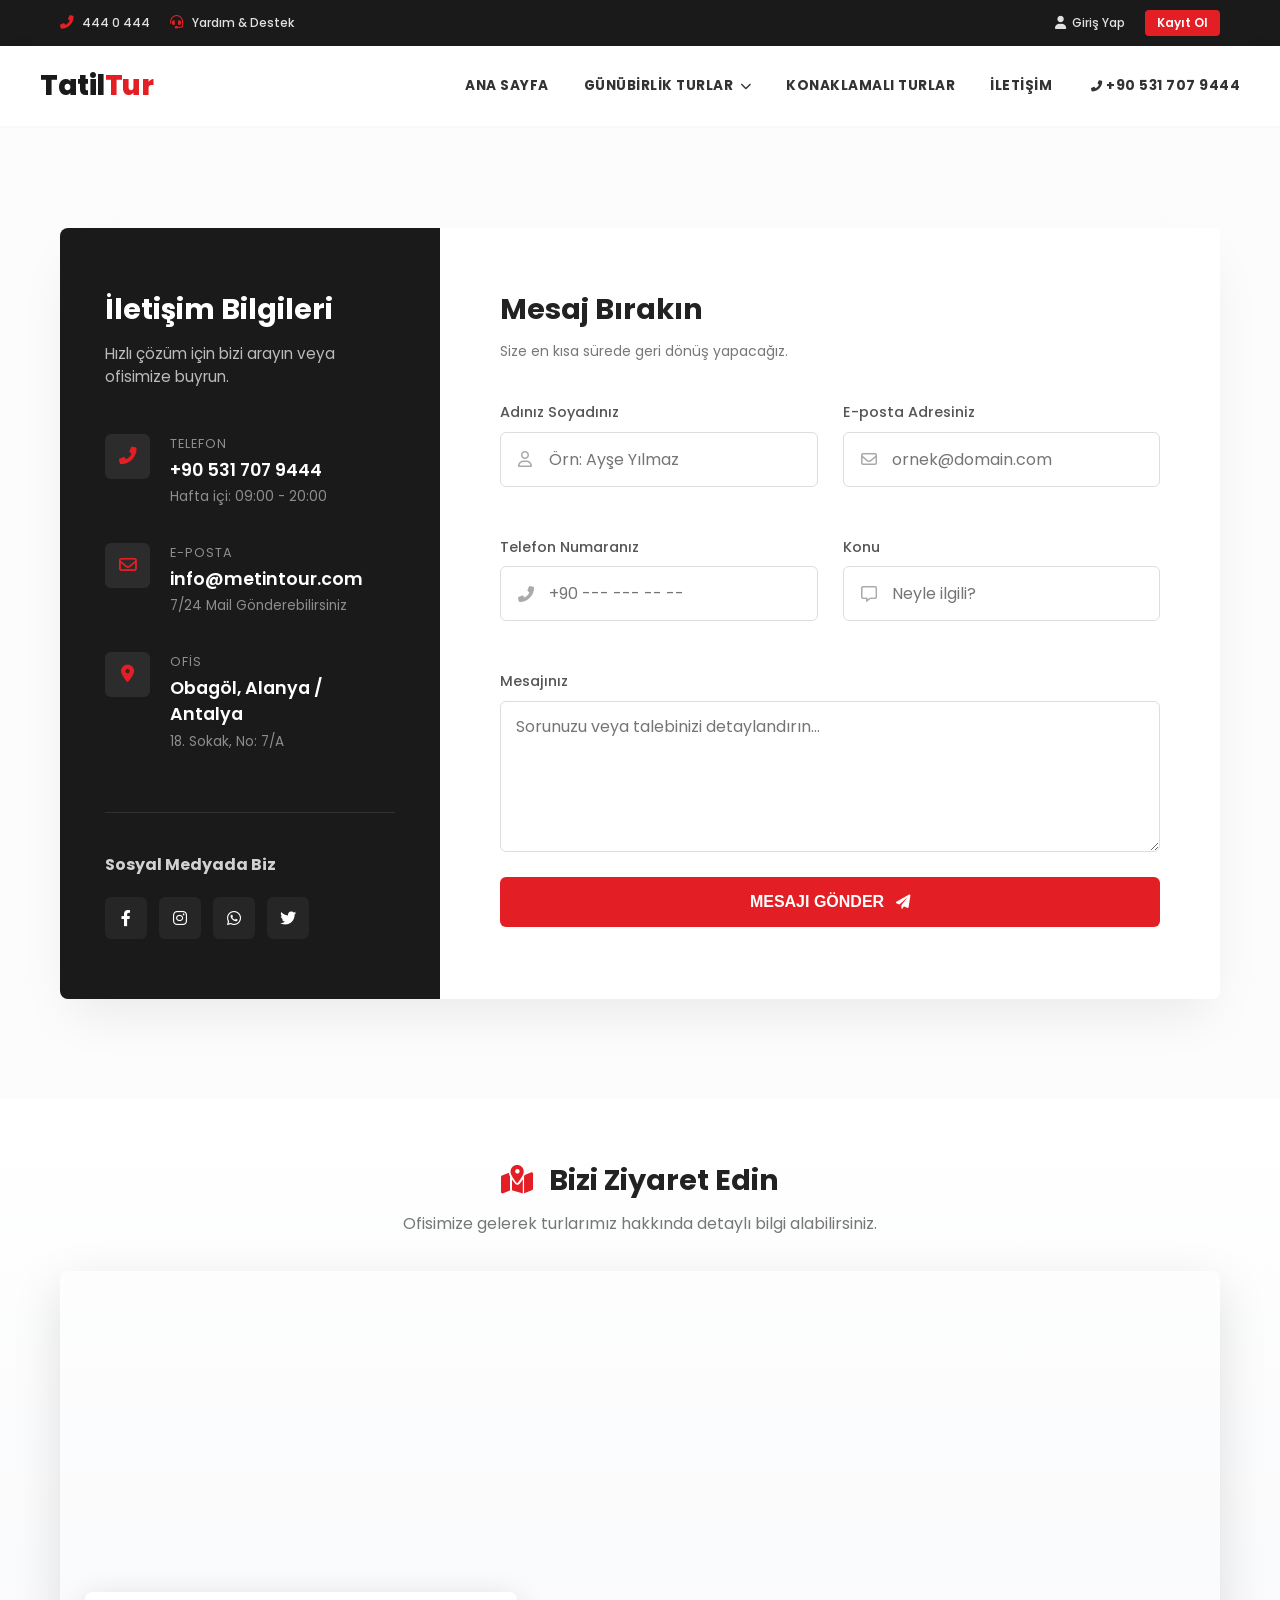
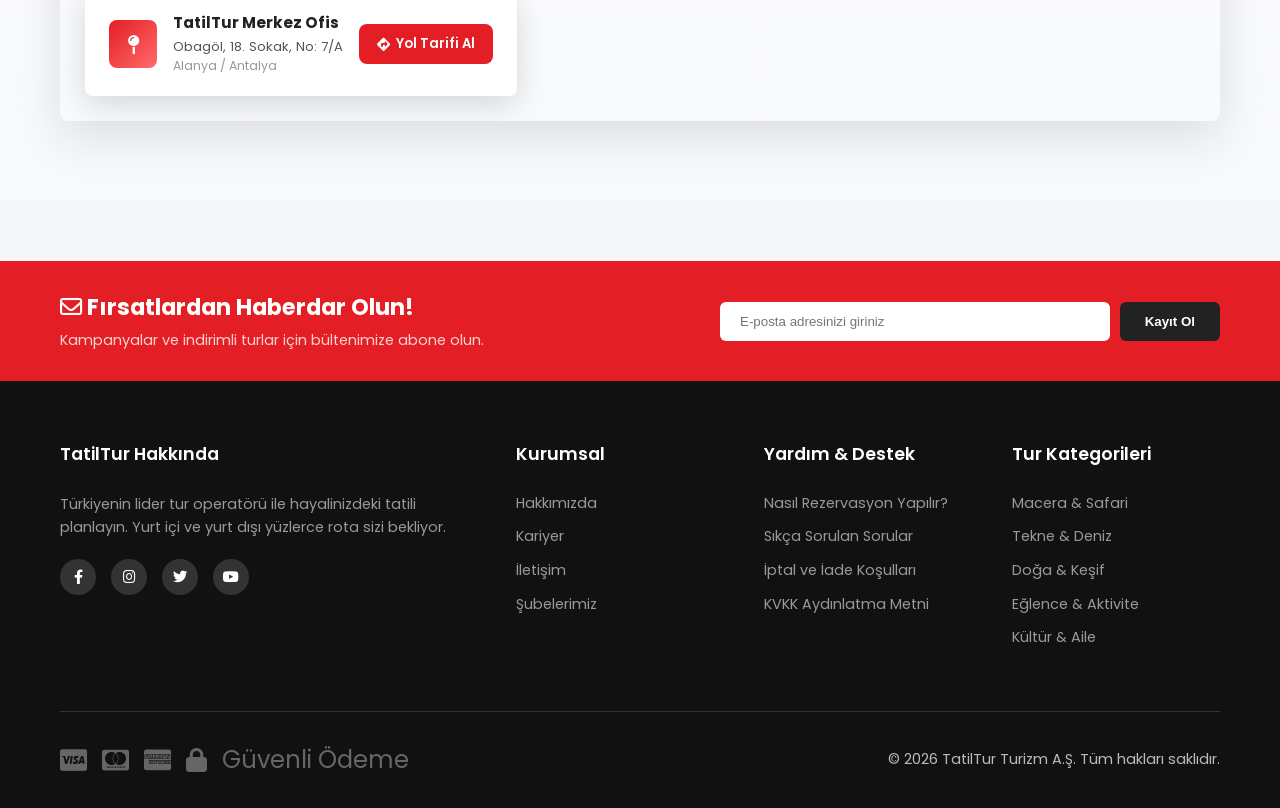
<file: contact.html>
<!DOCTYPE html>
<html lang="tr">

<head>
    <meta charset="UTF-8">
    <meta name="viewport" content="width=device-width, initial-scale=1.0">
    <title>İletişim - TatilTur</title>
    <link href="https://fonts.googleapis.com/css2?family=Poppins:wght@300;400;500;600;700&display=swap"
        rel="stylesheet">
    <link rel="stylesheet" href="style.css">
    <link rel="stylesheet" href="https://cdnjs.cloudflare.com/ajax/libs/font-awesome/6.0.0/css/all.min.css">
</head>

<body>

    <!-- Top Bar -->
    <div class="top-bar">
        <div class="container top-bar-content">
            <div class="contact-info">
                <span><i class="fas fa-phone-alt"></i> 444 0 444</span>
                <span><i class="fas fa-headset"></i> Yardım & Destek</span>
            </div>
            <div class="user-actions">
                <a href="#"><i class="fas fa-user"></i> Giriş Yap</a>
                <a href="#" class="btn-signup">Kayıt Ol</a>
            </div>
        </div>
    </div>

    <!-- Navbar -->
    <nav class="navbar">
        <div class="nav-container">
            <a href="index.html" class="logo">
                Tatil<span class="highlight">Tur</span>
            </a>

            <div class="hamburger">
                <span></span>
                <span></span>
                <span></span>
            </div>

            <ul class="nav-links">
                <li class="nav-item"><a href="index.html">ANA SAYFA</a></li>
                <li class="nav-item">
                    <a href="tours.html">GÜNÜBİRLİK TURLAR <i class="fas fa-chevron-down"></i></a>
                    <ul class="dropdown">
                        <li><a href="tours.html?category=Macera">Macera & Safari</a></li>
                        <li><a href="tours.html?category=Tekne">Tekne & Deniz</a></li>
                        <li><a href="tours.html?category=Doğa">Doğa & Keşif</a></li>
                        <li><a href="tours.html?category=Eğlence">Eğlence & Aktivite</a></li>
                        <li><a href="tours.html?category=Kültür">Kültür & Aile</a></li>
                    </ul>
                </li>
                <li class="nav-item"><a href="konaklamali-turlar.html">KONAKLAMALI TURLAR</a></li>
                <li class="nav-item"><a href="contact.html">İLETİŞİM</a></li>
                <li class="nav-item mobile-phone-link"><a href="tel:+905317079444"><i class="fas fa-phone-alt"></i> +90
                        531 707 9444</a></li>
            </ul>
        </div>
    </nav>

    <!-- Modern Contact Section -->
    <section class="contact-section">
        <div class="container">
            <div class="contact-wrapper">
                <!-- Info Box -->
                <div class="contact-info-box">
                    <div class="info-box-header">
                        <h3>İletişim Bilgileri</h3>
                        <p>Hızlı çözüm için bizi arayın veya ofisimize buyrun.</p>
                    </div>

                    <div class="info-items-list">
                        <div class="info-item">
                            <div class="icon-box">
                                <i class="fas fa-phone-alt"></i>
                            </div>
                            <div class="info-content">
                                <span class="info-label">Telefon</span>
                                <a href="tel:+905317079444" class="info-value">+90 531 707 9444</a>
                                <p class="info-subtext">Hafta içi: 09:00 - 20:00</p>
                            </div>
                        </div>

                        <div class="info-item">
                            <div class="icon-box">
                                <i class="far fa-envelope"></i>
                            </div>
                            <div class="info-content">
                                <span class="info-label">E-posta</span>
                                <a href="mailto:info@metintour.com" class="info-value">info@metintour.com</a>
                                <p class="info-subtext">7/24 Mail Gönderebilirsiniz</p>
                            </div>
                        </div>

                        <div class="info-item">
                            <div class="icon-box">
                                <i class="fas fa-map-marker-alt"></i>
                            </div>
                            <div class="info-content">
                                <span class="info-label">Ofis</span>
                                <span class="info-value">Obagöl, Alanya / Antalya</span>
                                <p class="info-subtext">18. Sokak, No: 7/A</p>
                            </div>
                        </div>
                    </div>

                    <div class="social-connect">
                        <h4>Sosyal Medyada Biz</h4>
                        <div class="social-icons">
                            <a href="#" class="social-btn"><i class="fab fa-facebook-f"></i></a>
                            <a href="#" class="social-btn"><i class="fab fa-instagram"></i></a>
                            <a href="#" class="social-btn"><i class="fab fa-whatsapp"></i></a>
                            <a href="#" class="social-btn"><i class="fab fa-twitter"></i></a>
                        </div>
                    </div>
                </div>

                <!-- Contact Form -->
                <div class="contact-form-box">
                    <div class="form-header">
                        <h3>Mesaj Bırakın</h3>
                        <p>Size en kısa sürede geri dönüş yapacağız.</p>
                    </div>
                    <form id="contactForm">
                        <div class="form-row">
                            <div class="form-group">
                                <label for="name">Adınız Soyadınız</label>
                                <div class="input-with-icon">
                                    <i class="far fa-user"></i>
                                    <input type="text" id="name" placeholder="Örn: Ayşe Yılmaz" required>
                                </div>
                            </div>
                            <div class="form-group">
                                <label for="email">E-posta Adresiniz</label>
                                <div class="input-with-icon">
                                    <i class="far fa-envelope"></i>
                                    <input type="email" id="email" placeholder="ornek@domain.com" required>
                                </div>
                            </div>
                        </div>
                        <div class="form-row">
                            <div class="form-group">
                                <label for="phone">Telefon Numaranız</label>
                                <div class="input-with-icon">
                                    <i class="fas fa-phone-alt"></i>
                                    <input type="tel" id="phone" placeholder="+90 --- --- -- --">
                                </div>
                            </div>
                            <div class="form-group">
                                <label for="subject">Konu</label>
                                <div class="input-with-icon">
                                    <i class="far fa-comment-alt"></i>
                                    <input type="text" id="subject" placeholder="Neyle ilgili?">
                                </div>
                            </div>
                        </div>
                        <div class="form-group">
                            <label for="message">Mesajınız</label>
                            <textarea id="message" rows="5" placeholder="Sorunuzu veya talebinizi detaylandırın..."
                                required></textarea>
                        </div>
                        <button type="submit" class="btn-submit-modern">
                            <span>MESAJI GÖNDER</span>
                            <i class="fas fa-paper-plane"></i>
                        </button>
                    </form>
                </div>
            </div>
        </div>
    </section>

    <!-- Map Section -->
    <section class="map-section-pro">
        <div class="container">
            <div class="map-header">
                <h2><i class="fas fa-map-marked-alt"></i> Bizi Ziyaret Edin</h2>
                <p>Ofisimize gelerek turlarımız hakkında detaylı bilgi alabilirsiniz.</p>
            </div>
            <div class="map-container-pro">
                <iframe
                    src="https://www.google.com/maps/embed?pb=!1m18!1m12!1m3!1d3191.8745266946654!2d32.03627231566861!3d36.54921997999814!2m3!1f0!2f0!3f0!3m2!1i1024!2i768!4f13.1!3m3!1m2!1s0x14dca27c1076b91f%3A0x6b45070014072605!2sObag%C3%B6l%2C%2018.%20Sk.%2C%2007400%20Alanya%2FAntalya!5e0!3m2!1str!2str!4v1626356485923!5m2!1str!2str"
                    width="100%" height="450" style="border:0;" allowfullscreen="" loading="lazy">
                </iframe>
                <!-- Floating Location Card -->
                <div class="map-location-card">
                    <div class="location-card-icon">
                        <i class="fas fa-map-pin"></i>
                    </div>
                    <div class="location-card-info">
                        <h4>TatilTur Merkez Ofis</h4>
                        <p>Obagöl, 18. Sokak, No: 7/A</p>
                        <span>Alanya / Antalya</span>
                    </div>
                    <a href="https://maps.google.com/?q=36.549219,32.036272" target="_blank" class="location-card-btn">
                        <i class="fas fa-directions"></i> Yol Tarifi Al
                    </a>
                </div>
            </div>
        </div>
    </section>

    <!-- Professional Footer -->
    <footer>
        <div class="newsletter-section">
            <div class="container newsletter-content">
                <div class="newsletter-text">
                    <h3><i class="far fa-envelope"></i> Fırsatlardan Haberdar Olun!</h3>
                    <p>Kampanyalar ve indirimli turlar için bültenimize abone olun.</p>
                </div>
                <div class="newsletter-form">
                    <input type="email" placeholder="E-posta adresinizi giriniz">
                    <button>Kayıt Ol</button>
                </div>
            </div>
        </div>

        <div class="footer-main">
            <div class="container">
                <div class="footer-content">
                    <div class="footer-col about">
                        <h4>TatilTur Hakkında</h4>
                        <p>Türkiyenin lider tur operatörü ile hayalinizdeki tatili planlayın. Yurt içi ve yurt dışı
                            yüzlerce rota sizi bekliyor.</p>
                        <div class="social-links">
                            <a href="#"><i class="fab fa-facebook-f"></i></a>
                            <a href="#"><i class="fab fa-instagram"></i></a>
                            <a href="#"><i class="fab fa-twitter"></i></a>
                            <a href="#"><i class="fab fa-youtube"></i></a>
                        </div>
                    </div>
                    <div class="footer-col">
                        <h4>Kurumsal</h4>
                        <ul>
                            <li><a href="#">Hakkımızda</a></li>
                            <li><a href="#">Kariyer</a></li>
                            <li><a href="contact.html">İletişim</a></li>
                            <li><a href="#">Şubelerimiz</a></li>
                        </ul>
                    </div>
                    <div class="footer-col">
                        <h4>Yardım & Destek</h4>
                        <ul>
                            <li><a href="#">Nasıl Rezervasyon Yapılır?</a></li>
                            <li><a href="#">Sıkça Sorulan Sorular</a></li>
                            <li><a href="#">İptal ve İade Koşulları</a></li>
                            <li><a href="#">KVKK Aydınlatma Metni</a></li>
                        </ul>
                    </div>
                    <div class="footer-col">
                        <h4>Tur Kategorileri</h4>
                        <ul>
                            <li><a href="tours.html?category=Macera">Macera & Safari</a></li>
                            <li><a href="tours.html?category=Tekne">Tekne & Deniz</a></li>
                            <li><a href="tours.html?category=Doğa">Doğa & Keşif</a></li>
                            <li><a href="tours.html?category=Eğlence">Eğlence & Aktivite</a></li>
                            <li><a href="tours.html?category=Kültür">Kültür & Aile</a></li>
                        </ul>
                    </div>
                </div>

                <div class="footer-bottom">
                    <div class="payment-methods">
                        <i class="fab fa-cc-visa"></i>
                        <i class="fab fa-cc-mastercard"></i>
                        <i class="fab fa-cc-amex"></i>
                        <i class="fas fa-lock"></i> Güvenli Ödeme
                    </div>
                    <div class="copyright">
                        &copy; 2026 TatilTur Turizm A.Ş. Tüm hakları saklıdır.
                    </div>
                </div>
            </div>
        </div>
    </footer>

    <script src="script.js"></script>
    <script>
        // Update contact form behavior
        const contactForm = document.getElementById('contactForm');
        if (contactForm) {
            contactForm.addEventListener('submit', (e) => {
                e.preventDefault();
                alert('Mesajınız başarıyla gönderildi! En kısa sürede size dönüş yapacağız.');
                contactForm.reset();
            });
        }
    </script>
</body>

</html>
</file>
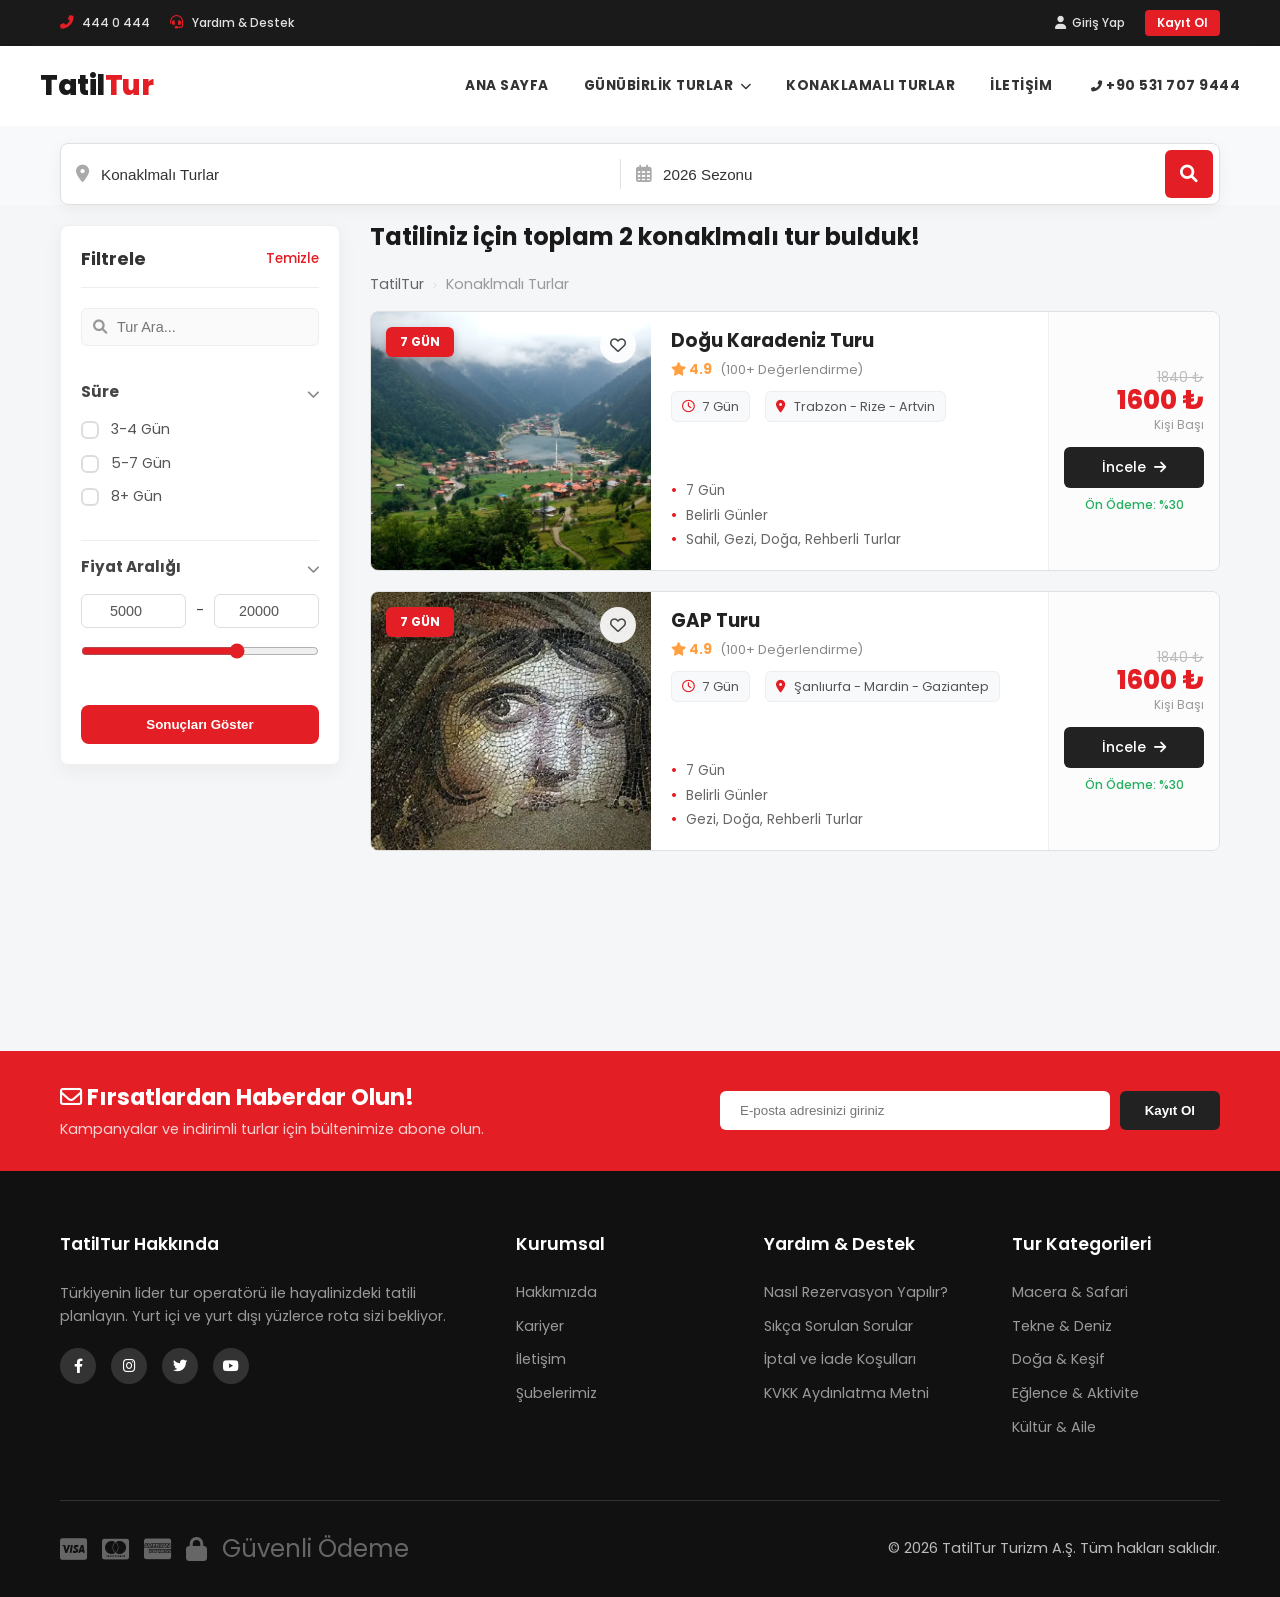
<file: konaklamali-turlar.html>
<!DOCTYPE html>
<html lang="tr">

<head>
    <meta charset="UTF-8">
    <meta name="viewport" content="width=device-width, initial-scale=1.0">
    <title>Konaklmalı Turlar - TatilTur</title>
    <link href="https://fonts.googleapis.com/css2?family=Poppins:wght@300;400;500;600;700&display=swap"
        rel="stylesheet">
    <link rel="stylesheet" href="style.css">
    <link rel="stylesheet" href="https://cdnjs.cloudflare.com/ajax/libs/font-awesome/6.0.0/css/all.min.css">
</head>

<body>

    <!-- Top Bar -->
    <div class="top-bar">
        <div class="container top-bar-content">
            <div class="contact-info">
                <span><i class="fas fa-phone-alt"></i> 444 0 444</span>
                <span><i class="fas fa-headset"></i> Yardım & Destek</span>
            </div>
            <div class="user-actions">
                <a href="#"><i class="fas fa-user"></i> Giriş Yap</a>
                <a href="#" class="btn-signup">Kayıt Ol</a>
            </div>
        </div>
    </div>

    <!-- Navbar -->
    <nav class="navbar">
        <div class="nav-container">
            <a href="index.html" class="logo">
                Tatil<span class="highlight">Tur</span>
            </a>

            <div class="hamburger">
                <span></span>
                <span></span>
                <span></span>
            </div>

            <ul class="nav-links">
                <li class="nav-item"><a href="index.html">ANA SAYFA</a></li>
                <li class="nav-item">
                    <a href="tours.html">GÜNÜBİRLİK TURLAR <i class="fas fa-chevron-down"></i></a>
                    <ul class="dropdown">
                        <li><a href="tours.html?category=Macera">Macera & Safari</a></li>
                        <li><a href="tours.html?category=Tekne">Tekne & Deniz</a></li>
                        <li><a href="tours.html?category=Doğa">Doğa & Keşif</a></li>
                        <li><a href="tours.html?category=Eğlence">Eğlence & Aktivite</a></li>
                        <li><a href="tours.html?category=Kültür">Kültür & Aile</a></li>
                    </ul>
                </li>
                <li class="nav-item"><a href="konaklamali-turlar.html">KONAKLAMALI TURLAR</a></li>
                <li class="nav-item"><a href="contact.html">İLETİŞİM</a></li>
                <li class="nav-item mobile-phone-link"><a href="tel:+905317079444"><i class="fas fa-phone-alt"></i> +90
                        531 707 9444</a></li>
            </ul>
        </div>
    </nav>

    <!-- Page Header -->
    <div class="listing-header-wrapper">
        <div class="container">
            <!-- Top Search Bar -->
            <div class="listing-search-bar">
                <div class="search-input-group">
                    <i class="fas fa-map-marker-alt"></i>
                    <input type="text" value="Konaklmalı Turlar" placeholder="Nereye gitmek istersin?">
                </div>
                <!-- Vertical Divider -->
                <div class="v-divider"></div>
                <div class="search-input-group date-group">
                    <i class="far fa-calendar-alt"></i>
                    <input type="text" placeholder="Tarih Seçin" value="2026 Sezonu">
                </div>
                <button class="btn-listing-search">
                    <i class="fas fa-search"></i>
                </button>
            </div>
        </div>
    </div>

    <!-- Main Content -->
    <section class="listing-section">
        <div class="container listing-container">
            <!-- Sidebar Filters -->
            <aside class="sidebar">
                <div class="sidebar-widget-modern">
                    <div class="filter-header">
                        <h3>Filtrele</h3>
                        <a href="#" class="clear-filters">Temizle</a>
                    </div>

                    <!-- Filter Search -->
                    <div class="filter-search-box">
                        <i class="fas fa-search"></i>
                        <input type="text" placeholder="Tur Ara...">
                    </div>

                    <!-- Duration Filter -->
                    <div class="filter-group-modern active">
                        <div class="filter-title">
                            <h4>Süre</h4>
                            <i class="fas fa-chevron-up"></i>
                        </div>
                        <div class="filter-options">
                            <label class="custom-checkbox">
                                <input type="checkbox" name="duration" value="3-4">
                                <span class="checkmark"></span>
                                <span class="label-text">3-4 Gün</span>
                            </label>
                            <label class="custom-checkbox">
                                <input type="checkbox" name="duration" value="5-7">
                                <span class="checkmark"></span>
                                <span class="label-text">5-7 Gün</span>
                            </label>
                            <label class="custom-checkbox">
                                <input type="checkbox" name="duration" value="8+">
                                <span class="checkmark"></span>
                                <span class="label-text">8+ Gün</span>
                            </label>
                        </div>
                    </div>

                    <!-- Price Filter -->
                    <div class="filter-group-modern active">
                        <div class="filter-title">
                            <h4>Fiyat Aralığı</h4>
                            <i class="fas fa-chevron-up"></i>
                        </div>
                        <div class="filter-options">
                            <div class="price-inputs">
                                <input type="number" placeholder="Min" value="5000">
                                <span>-</span>
                                <input type="number" placeholder="Max" value="20000">
                            </div>
                            <div class="price-slider-container">
                                <input type="range" min="5000" max="20000" value="15000" class="modern-range">
                            </div>
                        </div>
                    </div>

                    <button class="btn-apply-filters">Sonuçları Göster</button>
                </div>
            </aside>

            <!-- Tour List -->
            <div class="listing-content">
                <!-- Page Title & Breadcrumb -->
                <div class="listing-page-title">
                    <h1>Konaklmalı Turlar Yükleniyor...</h1>
                    <div class="breadcrumb-clean">
                        <a href="index.html">TatilTur</a> <span class="separator">></span> <span>Konaklmalı
                            Turlar</span>
                    </div>
                </div>

                <div class="tour-list-horizontal" id="konaklamali-listing-grid">
                    <!-- Lists will be populated by JS -->
                </div>
            </div>
        </div>
    </section>

    <!-- Professional Footer -->
    <footer>
        <div class="newsletter-section">
            <div class="container newsletter-content">
                <div class="newsletter-text">
                    <h3><i class="far fa-envelope"></i> Fırsatlardan Haberdar Olun!</h3>
                    <p>Kampanyalar ve indirimli turlar için bültenimize abone olun.</p>
                </div>
                <div class="newsletter-form">
                    <input type="email" placeholder="E-posta adresinizi giriniz">
                    <button>Kayıt Ol</button>
                </div>
            </div>
        </div>

        <div class="footer-main">
            <div class="container">
                <div class="footer-content">
                    <div class="footer-col about">
                        <h4>TatilTur Hakkında</h4>
                        <p>Türkiyenin lider tur operatörü ile hayalinizdeki tatili planlayın. Yurt içi ve yurt dışı
                            yüzlerce rota sizi bekliyor.</p>
                        <div class="social-links">
                            <a href="#"><i class="fab fa-facebook-f"></i></a>
                            <a href="#"><i class="fab fa-instagram"></i></a>
                            <a href="#"><i class="fab fa-twitter"></i></a>
                            <a href="#"><i class="fab fa-youtube"></i></a>
                        </div>
                    </div>
                    <div class="footer-col">
                        <h4>Kurumsal</h4>
                        <ul>
                            <li><a href="#">Hakkımızda</a></li>
                            <li><a href="#">Kariyer</a></li>
                            <li><a href="contact.html">İletişim</a></li>
                            <li><a href="#">Şubelerimiz</a></li>
                        </ul>
                    </div>
                    <div class="footer-col">
                        <h4>Yardım & Destek</h4>
                        <ul>
                            <li><a href="#">Nasıl Rezervasyon Yapılır?</a></li>
                            <li><a href="#">Sıkça Sorulan Sorular</a></li>
                            <li><a href="#">İptal ve İade Koşulları</a></li>
                            <li><a href="#">KVKK Aydınlatma Metni</a></li>
                        </ul>
                    </div>
                    <div class="footer-col">
                        <h4>Tur Kategorileri</h4>
                        <ul>
                            <li><a href="tours.html?category=Macera">Macera & Safari</a></li>
                            <li><a href="tours.html?category=Tekne">Tekne & Deniz</a></li>
                            <li><a href="tours.html?category=Doğa">Doğa & Keşif</a></li>
                            <li><a href="tours.html?category=Eğlence">Eğlence & Aktivite</a></li>
                            <li><a href="tours.html?category=Kültür">Kültür & Aile</a></li>
                        </ul>
                    </div>
                </div>

                <div class="footer-bottom">
                    <div class="payment-methods">
                        <i class="fab fa-cc-visa"></i>
                        <i class="fab fa-cc-mastercard"></i>
                        <i class="fab fa-cc-amex"></i>
                        <i class="fas fa-lock"></i> Güvenli Ödeme
                    </div>
                    <div class="copyright">
                        &copy; 2026 TatilTur Turizm A.Ş. Tüm hakları saklıdır.
                    </div>
                </div>
            </div>
        </div>
    </footer>

    <script src="script.js"></script>
    <script src="konaklamali-tours-data.js"></script>
    <script>
        document.addEventListener('DOMContentLoaded', () => {
            const grid = document.getElementById('konaklamali-listing-grid');
            if (!grid || typeof konaklamaliToursData === 'undefined') return;

            const titleEl = document.querySelector('.listing-page-title h1');
            if (titleEl) {
                titleEl.innerText = `Tatiliniz için toplam ${konaklamaliToursData.length} konaklmalı tur bulduk!`;
            }

            konaklamaliToursData.forEach(tour => {
                const card = document.createElement('div');
                card.className = 'tour-card-horizontal';

                const highlightsList = tour.highlights ? tour.highlights.slice(0, 3).map(h => `<li>${h}</li>`).join('') : '';

                card.innerHTML = `
                    <div class="tour-img-h">
                        <span class="tour-tag">${tour.duration}</span>
                        <button class="wishlist-btn"><i class="far fa-heart"></i></button>
                        <a href="konaklamali-tour-detail.html?id=${tour.id}">
                            <img src="${tour.images[0]}" alt="${tour.title}">
                        </a>
                    </div>
                    <div class="tour-info-h">
                        <h3 class="tour-title-h"><a href="konaklamali-tour-detail.html?id=${tour.id}" style="color: inherit; text-decoration: none;">${tour.title}</a></h3>
                        <div class="tour-rating-h">
                            <i class="fas fa-star"></i> 4.9 <span class="review-count">(100+ Değerlendirme)</span>
                        </div>
                        <div class="tour-features-h">
                            <span><i class="far fa-clock"></i> ${tour.duration}</span>
                            <span><i class="fas fa-map-marker-alt"></i> ${tour.location}</span>
                        </div>
                        <ul class="tour-highlights-list">
                            ${highlightsList}
                        </ul>
                    </div>
                    <div class="tour-price-h">
                        <div class="price-box-h">
                            <span class="old-price-h">${Math.round(tour.price.adult * 1.15)} ${tour.price.currency}</span>
                            <span class="current-price-h">${tour.price.adult} ${tour.price.currency}</span>
                            <span class="person-lbl">Kişi Başı</span>
                        </div>
                        <div class="action-box-h">
                            <a href="konaklamali-tour-detail.html?id=${tour.id}" class="btn-detail-h">İncele <i class="fas fa-arrow-right"></i></a>
                            <span class="deposit-info">Ön Ödeme: %30</span>
                        </div>
                    </div>
                `;
                grid.appendChild(card);
            });
        });
    </script>

</body>

</html>
</file>
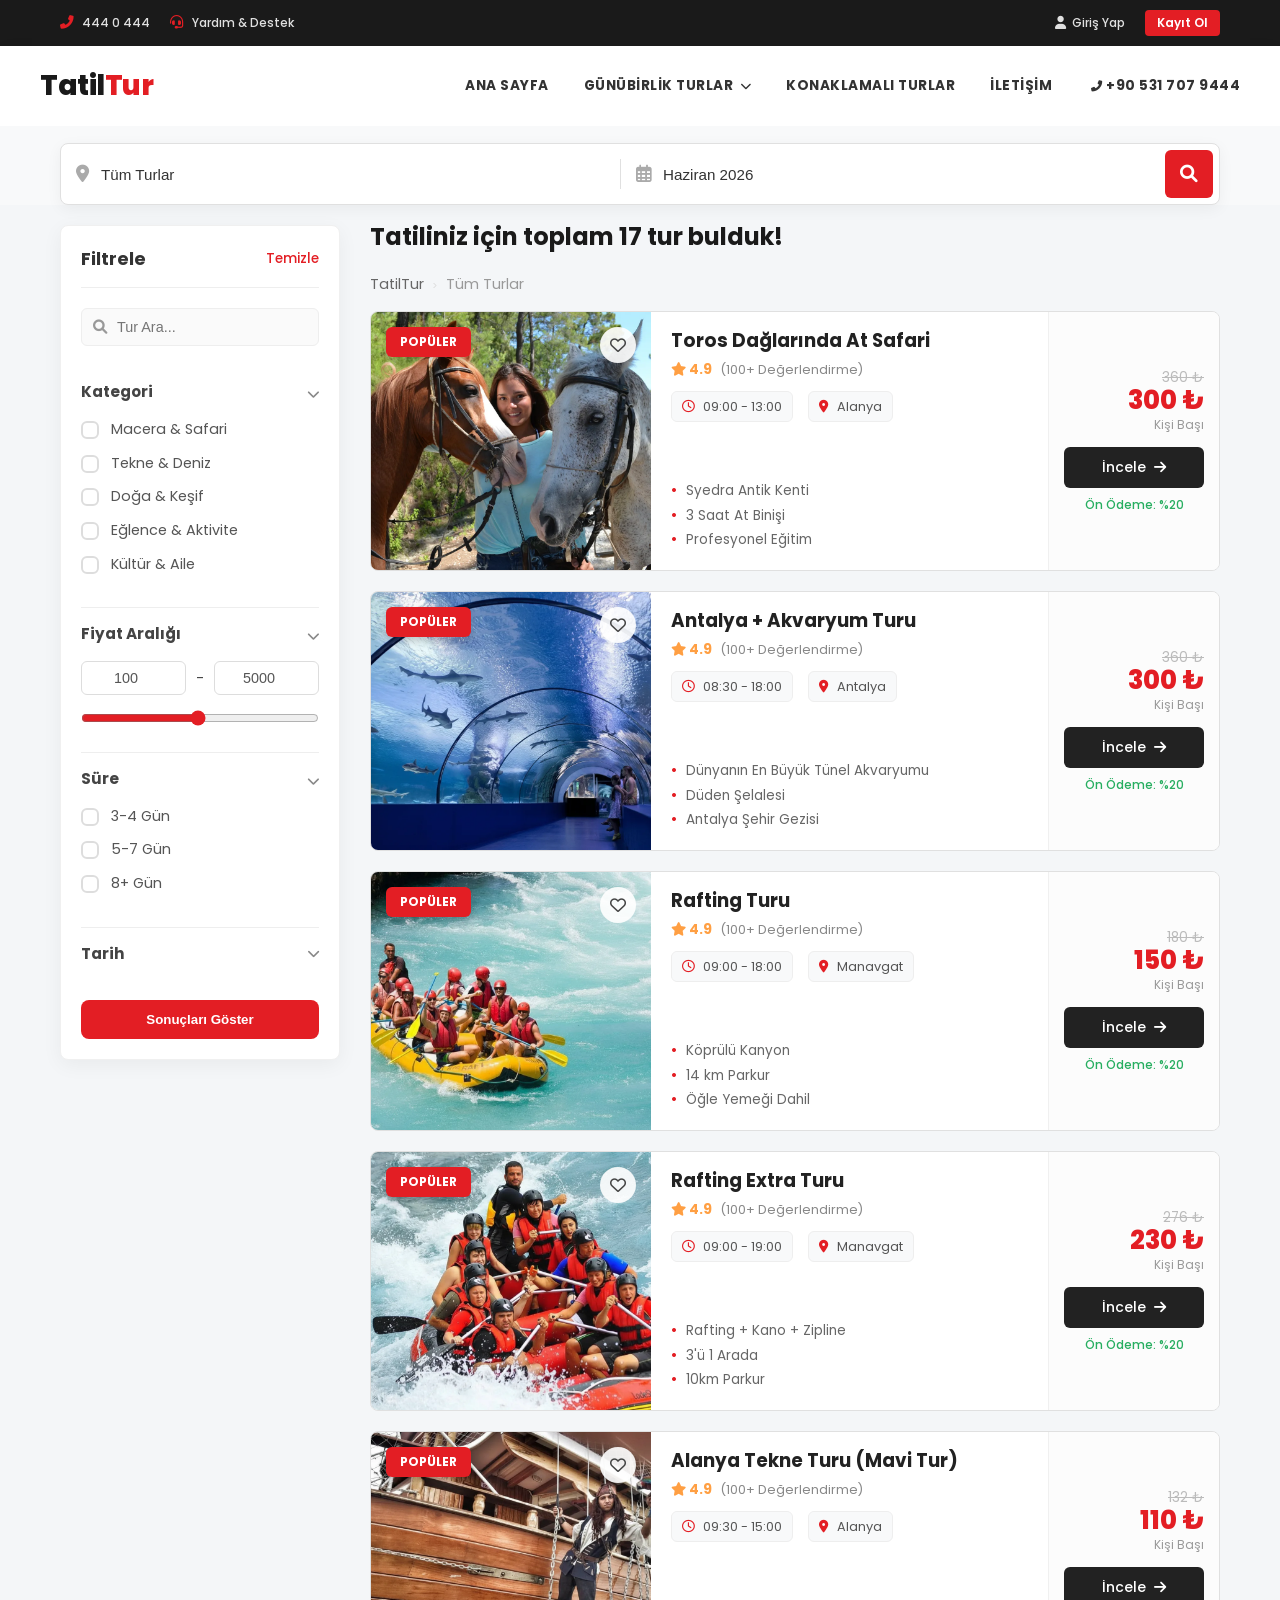
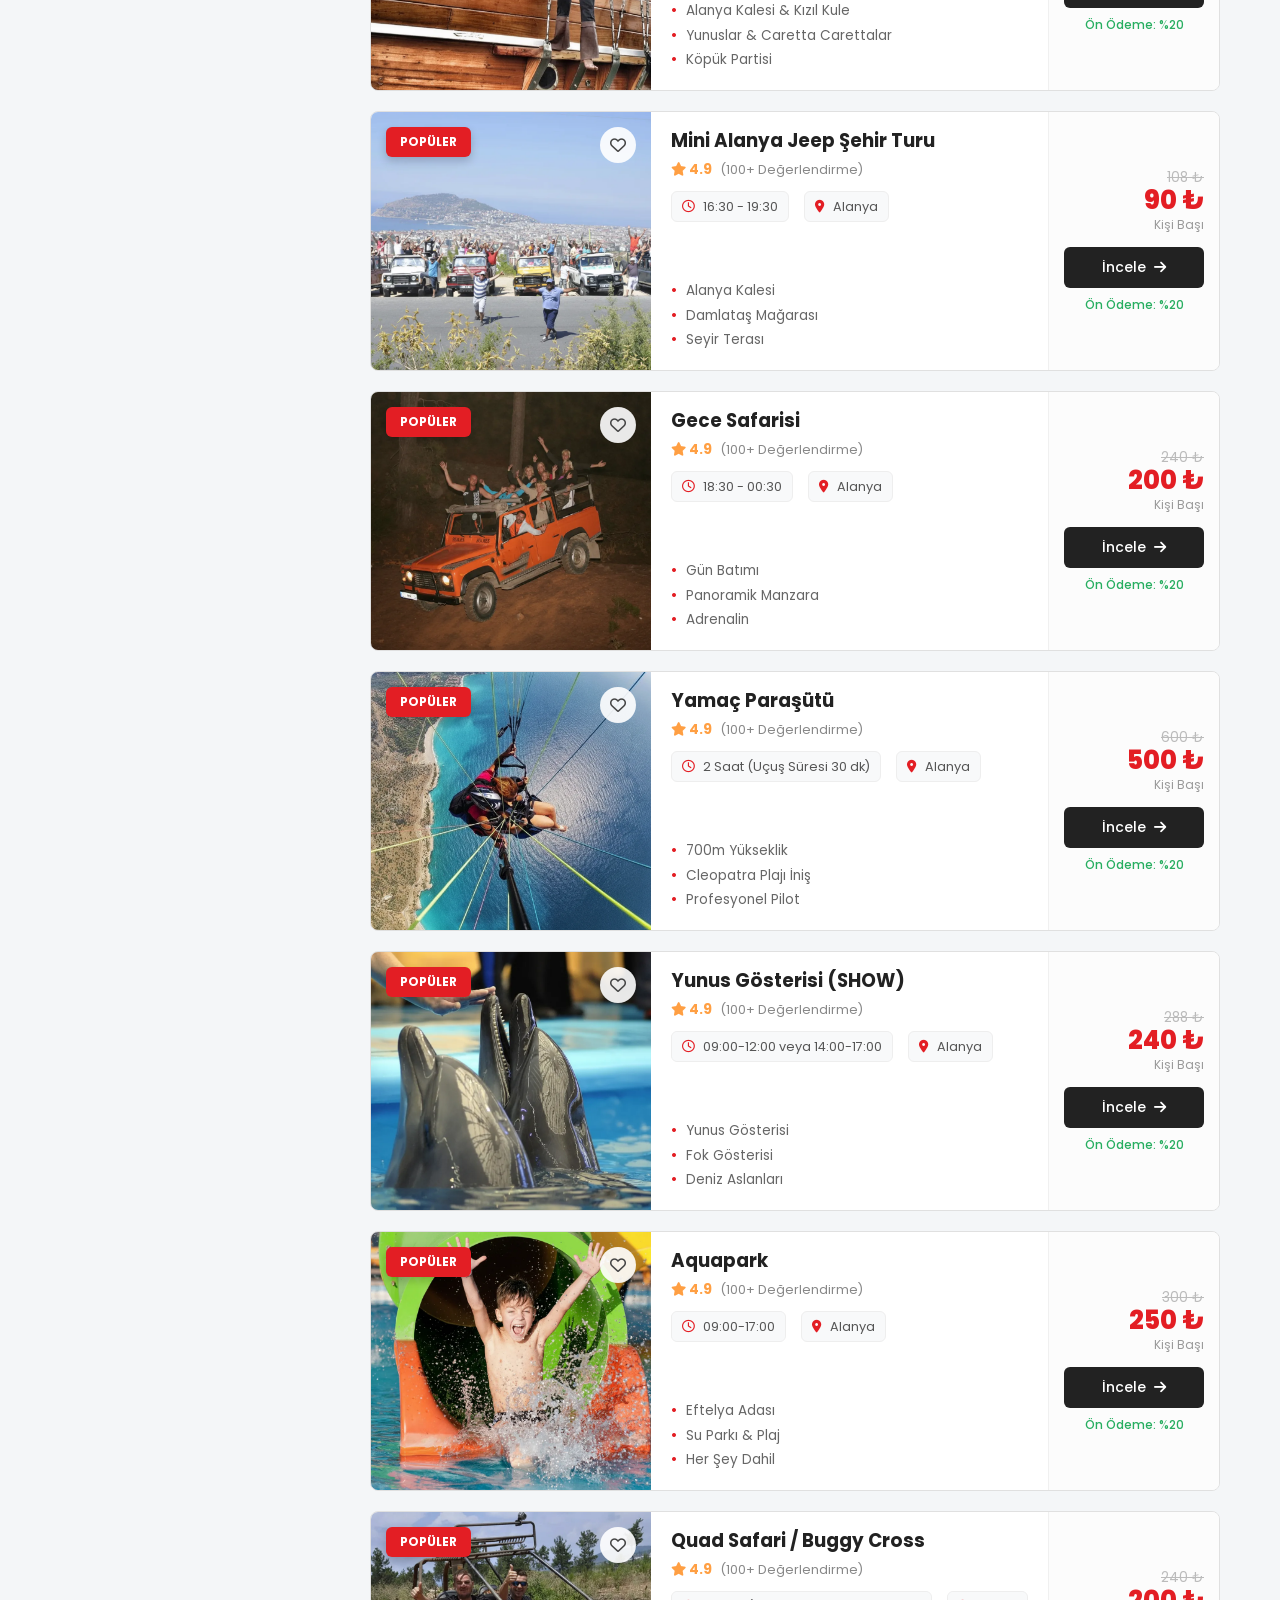
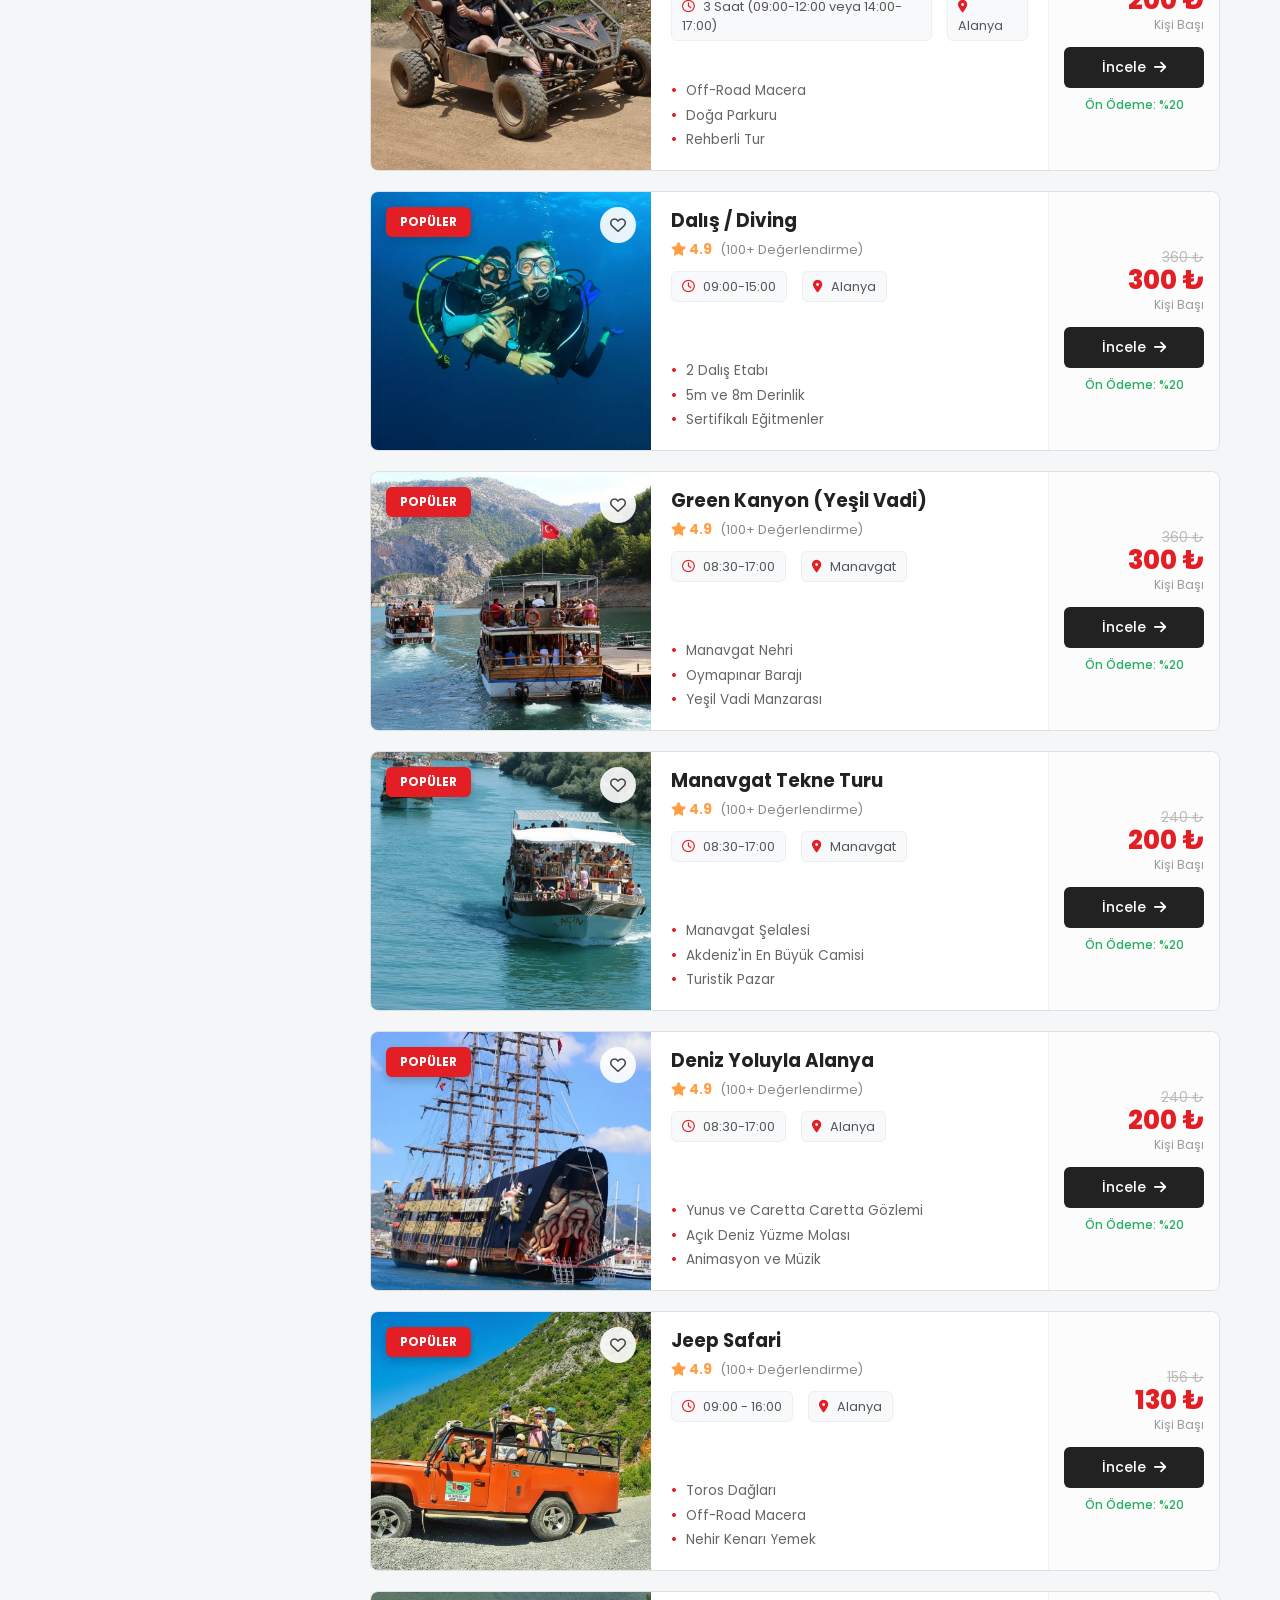
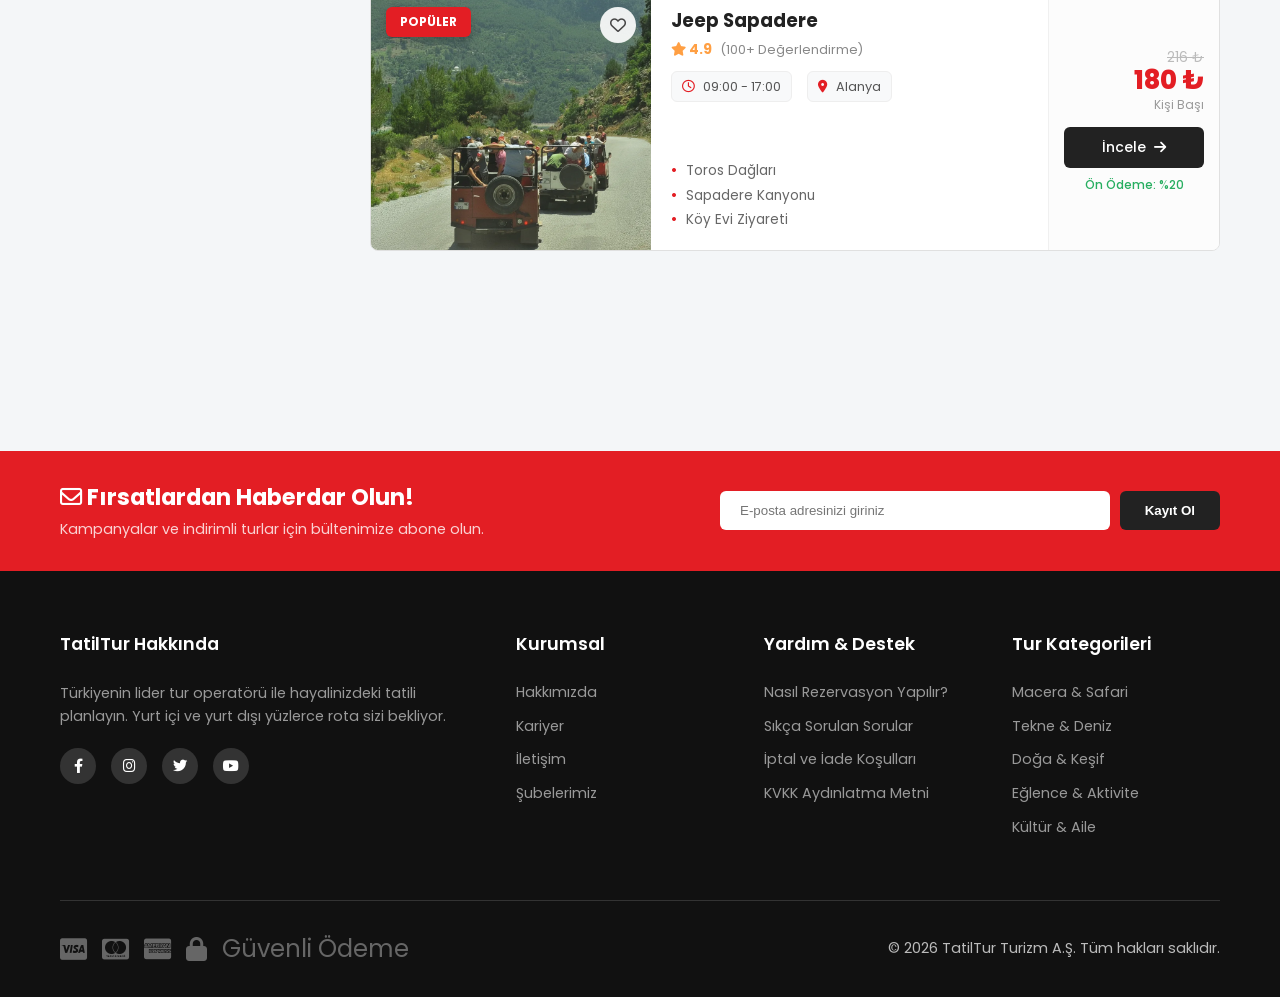
<file: tours.html>
<!DOCTYPE html>
<html lang="tr">

<head>
    <meta charset="UTF-8">
    <meta name="viewport" content="width=device-width, initial-scale=1.0">
    <title>Günübirlik Turlar - TatilTur</title>
    <link href="https://fonts.googleapis.com/css2?family=Poppins:wght@300;400;500;600;700&display=swap"
        rel="stylesheet">
    <link rel="stylesheet" href="style.css">
    <link rel="stylesheet" href="https://cdnjs.cloudflare.com/ajax/libs/font-awesome/6.0.0/css/all.min.css">
</head>

<body>

    <!-- Top Bar -->
    <div class="top-bar">
        <div class="container top-bar-content">
            <div class="contact-info">
                <span><i class="fas fa-phone-alt"></i> 444 0 444</span>
                <span><i class="fas fa-headset"></i> Yardım & Destek</span>
            </div>
            <div class="user-actions">
                <a href="#"><i class="fas fa-user"></i> Giriş Yap</a>
                <a href="#" class="btn-signup">Kayıt Ol</a>
            </div>
        </div>
    </div>

    <!-- Navbar -->
    <nav class="navbar">
        <div class="nav-container">
            <a href="index.html" class="logo">
                Tatil<span class="highlight">Tur</span>
            </a>

            <div class="hamburger">
                <span></span>
                <span></span>
                <span></span>
            </div>

            <ul class="nav-links">
                <li class="nav-item"><a href="index.html">ANA SAYFA</a></li>
                <li class="nav-item">
                    <a href="tours.html">GÜNÜBİRLİK TURLAR <i class="fas fa-chevron-down"></i></a>
                    <ul class="dropdown">
                        <li><a href="tours.html?category=Macera">Macera & Safari</a></li>
                        <li><a href="tours.html?category=Tekne">Tekne & Deniz</a></li>
                        <li><a href="tours.html?category=Doğa">Doğa & Keşif</a></li>
                        <li><a href="tours.html?category=Eğlence">Eğlence & Aktivite</a></li>
                        <li><a href="tours.html?category=Kültür">Kültür & Aile</a></li>
                    </ul>
                </li>
                <li class="nav-item"><a href="konaklamali-turlar.html">KONAKLAMALI TURLAR</a></li>
                <li class="nav-item"><a href="contact.html">İLETİŞİM</a></li>
                <li class="nav-item mobile-phone-link"><a href="tel:+905317079444"><i class="fas fa-phone-alt"></i> +90
                        531 707 9444</a></li>
            </ul>
        </div>
    </nav>

    <!-- Page Header -->
    <!-- Professional Listing Header -->
    <div class="listing-header-wrapper">
        <div class="container">
            <!-- Top Search Bar -->
            <div class="listing-search-bar">
                <div class="search-input-group">
                    <i class="fas fa-map-marker-alt"></i>
                    <input type="text" value="Tüm Turlar" placeholder="Nereye gitmek istersin?">
                </div>
                <!-- Vertical Divider -->
                <div class="v-divider"></div>
                <div class="search-input-group date-group">
                    <i class="far fa-calendar-alt"></i>
                    <input type="text" placeholder="Tarih Seçin" value="Haziran 2026">
                </div>
                <button class="btn-listing-search">
                    <i class="fas fa-search"></i>
                </button>
            </div>
        </div>
    </div>

    <!-- Main Content -->
    <section class="listing-section">
        <div class="container listing-container">
            <!-- Sidebar Filters -->
            <aside class="sidebar">
                <div class="sidebar-widget-modern">
                    <div class="filter-header">
                        <h3>Filtrele</h3>
                        <a href="#" class="clear-filters">Temizle</a>
                    </div>

                    <!-- Filter Search -->
                    <div class="filter-search-box">
                        <i class="fas fa-search"></i>
                        <input type="text" placeholder="Tur Ara...">
                    </div>

                    <!-- Category Filter -->
                    <div class="filter-group-modern active">
                        <div class="filter-title">
                            <h4>Kategori</h4>
                            <i class="fas fa-chevron-up"></i>
                        </div>
                        <div class="filter-options">
                            <label class="custom-checkbox">
                                <input type="checkbox" name="category" value="Macera">
                                <span class="checkmark"></span>
                                <span class="label-text">Macera & Safari</span>
                            </label>
                            <label class="custom-checkbox">
                                <input type="checkbox" name="category" value="Tekne">
                                <span class="checkmark"></span>
                                <span class="label-text">Tekne & Deniz</span>
                            </label>
                            <label class="custom-checkbox">
                                <input type="checkbox" name="category" value="Doğa">
                                <span class="checkmark"></span>
                                <span class="label-text">Doğa & Keşif</span>
                            </label>
                            <label class="custom-checkbox">
                                <input type="checkbox" name="category" value="Eğlence">
                                <span class="checkmark"></span>
                                <span class="label-text">Eğlence & Aktivite</span>
                            </label>
                            <label class="custom-checkbox">
                                <input type="checkbox" name="category" value="Kültür">
                                <span class="checkmark"></span>
                                <span class="label-text">Kültür & Aile</span>
                            </label>
                        </div>
                    </div>

                    <!-- Price Filter -->
                    <div class="filter-group-modern active">
                        <div class="filter-title">
                            <h4>Fiyat Aralığı</h4>
                            <i class="fas fa-chevron-up"></i>
                        </div>
                        <div class="filter-options">
                            <div class="price-inputs">
                                <input type="number" placeholder="Min" value="100">
                                <span>-</span>
                                <input type="number" placeholder="Max" value="5000">
                            </div>
                            <div class="price-slider-container">
                                <input type="range" min="100" max="5000" value="2500" class="modern-range">
                            </div>
                        </div>
                    </div>

                    <!-- Duration Filter -->
                    <div class="filter-group-modern active">
                        <div class="filter-title">
                            <h4>Süre</h4>
                            <i class="fas fa-chevron-up"></i>
                        </div>
                        <div class="filter-options">
                            <label class="custom-checkbox">
                                <input type="checkbox">
                                <span class="checkmark"></span>
                                <span class="label-text">3-4 Gün</span>
                            </label>
                            <label class="custom-checkbox">
                                <input type="checkbox">
                                <span class="checkmark"></span>
                                <span class="label-text">5-7 Gün</span>
                            </label>
                            <label class="custom-checkbox">
                                <input type="checkbox">
                                <span class="checkmark"></span>
                                <span class="label-text">8+ Gün</span>
                            </label>
                        </div>
                    </div>

                    <!-- Date Filter -->
                    <div class="filter-group-modern">
                        <div class="filter-title">
                            <h4>Tarih</h4>
                            <i class="fas fa-chevron-down"></i>
                        </div>
                        <div class="filter-options" style="display: none;">
                            <input type="date" class="modern-date-input">
                        </div>
                    </div>

                    <button class="btn-apply-filters">Sonuçları Göster</button>
                </div>
            </aside>

            <!-- Tour List -->
            <div class="listing-content">
                <!-- Page Title & Breadcrumb -->
                <div class="listing-page-title">
                    <h1>Turlar Yükleniyor...</h1>
                    <div class="breadcrumb-clean">
                        <a href="index.html">TatilTur</a> <span class="separator">></span> <span>Yurt Dışı
                            Turlar</span>
                    </div>
                </div>
                <!-- Sorting Bar -->


                <div class="tour-list-horizontal" id="listing-tours-grid">
                    <!-- Lists will be populated by JS -->
                </div>
            </div>
        </div>
    </section>

    <!-- Professional Footer -->
    <footer>
        <div class="newsletter-section">
            <div class="container newsletter-content">
                <div class="newsletter-text">
                    <h3><i class="far fa-envelope"></i> Fırsatlardan Haberdar Olun!</h3>
                    <p>Kampanyalar ve indirimli turlar için bültenimize abone olun.</p>
                </div>
                <div class="newsletter-form">
                    <input type="email" placeholder="E-posta adresinizi giriniz">
                    <button>Kayıt Ol</button>
                </div>
            </div>
        </div>

        <div class="footer-main">
            <div class="container">
                <div class="footer-content">
                    <div class="footer-col about">
                        <h4>TatilTur Hakkında</h4>
                        <p>Türkiyenin lider tur operatörü ile hayalinizdeki tatili planlayın. Yurt içi ve yurt dışı
                            yüzlerce rota sizi bekliyor.</p>
                        <div class="social-links">
                            <a href="#"><i class="fab fa-facebook-f"></i></a>
                            <a href="#"><i class="fab fa-instagram"></i></a>
                            <a href="#"><i class="fab fa-twitter"></i></a>
                            <a href="#"><i class="fab fa-youtube"></i></a>
                        </div>
                    </div>
                    <div class="footer-col">
                        <h4>Kurumsal</h4>
                        <ul>
                            <li><a href="#">Hakkımızda</a></li>
                            <li><a href="#">Kariyer</a></li>
                            <li><a href="contact.html">İletişim</a></li>
                            <li><a href="#">Şubelerimiz</a></li>
                        </ul>
                    </div>
                    <div class="footer-col">
                        <h4>Yardım & Destek</h4>
                        <ul>
                            <li><a href="#">Nasıl Rezervasyon Yapılır?</a></li>
                            <li><a href="#">Sıkça Sorulan Sorular</a></li>
                            <li><a href="#">İptal ve İade Koşulları</a></li>
                            <li><a href="#">KVKK Aydınlatma Metni</a></li>
                        </ul>
                    </div>
                    <div class="footer-col">
                        <h4>Tur Kategorileri</h4>
                        <ul>
                            <li><a href="tours.html?category=Macera">Macera & Safari</a></li>
                            <li><a href="tours.html?category=Tekne">Tekne & Deniz</a></li>
                            <li><a href="tours.html?category=Doğa">Doğa & Keşif</a></li>
                            <li><a href="tours.html?category=Eğlence">Eğlence & Aktivite</a></li>
                            <li><a href="tours.html?category=Kültür">Kültür & Aile</a></li>
                        </ul>
                    </div>
                </div>

                <div class="footer-bottom">
                    <div class="payment-methods">
                        <i class="fab fa-cc-visa"></i>
                        <i class="fab fa-cc-mastercard"></i>
                        <i class="fab fa-cc-amex"></i>
                        <i class="fas fa-lock"></i> Güvenli Ödeme
                    </div>
                    <div class="copyright">
                        &copy; 2026 TatilTur Turizm A.Ş. Tüm hakları saklıdır.
                    </div>
                </div>
            </div>
        </div>
    </footer>

    <script src="script.js"></script>
    <script src="tours-data.js"></script>
    <script>
        document.addEventListener('DOMContentLoaded', () => {
            const grid = document.getElementById('listing-tours-grid');
            if (!grid || typeof toursData === 'undefined') return;

            const urlParams = new URLSearchParams(window.location.search);
            let activeCategory = urlParams.get('category'); // URL param
            let activeSearch = urlParams.get('search'); // Home page search param

            // Checkboxes
            const categoryCheckboxes = document.querySelectorAll('input[name="category"]');
            const searchInputHeader = document.querySelector('.listing-search-bar .search-input-group input');

            // Eğer URL'de kategori varsa checkbox'ı işaretle
            if (activeCategory) {
                categoryCheckboxes.forEach(cb => {
                    if (cb.value === activeCategory) cb.checked = true;
                });
            } else if (activeSearch) {
                // Eğer search param geldiyse ve bir kategori ismiyse onu da işaretleyelim
                categoryCheckboxes.forEach(cb => {
                    const label = cb.parentElement.querySelector('.label-text').innerText;
                    if (label.toLowerCase().includes(activeSearch.toLowerCase()) || activeSearch.toLowerCase().includes(cb.value.toLowerCase())) {
                        cb.checked = true;
                    }
                });
            }

            // İlk render
            renderTours();

            // Checkbox event listener
            categoryCheckboxes.forEach(cb => {
                cb.addEventListener('change', () => {
                    renderTours();
                });
            });

            // "Temizle" butonu
            const clearBtn = document.querySelector('.clear-filters');
            if (clearBtn) {
                clearBtn.addEventListener('click', (e) => {
                    e.preventDefault();
                    categoryCheckboxes.forEach(cb => cb.checked = false);
                    renderTours();
                    // URL'i temizle
                    window.history.pushState({}, '', 'tours.html');
                });
            }

            function updateTitle(count, categories) {
                const titleEl = document.querySelector('.listing-page-title h1');
                const breadcrumbEl = document.querySelector('.breadcrumb-clean span:last-child');

                let categoryText = "Tüm Turlar";
                if (categories.length === 1) {
                    // Sadece bir tane seçiliyse ismini yaz (Dropdown'daki karşılığını bulalım)
                    const cb = Array.from(categoryCheckboxes).find(c => c.value === categories[0]);
                    categoryText = cb ? cb.parentElement.querySelector('.label-text').innerText : categories[0];
                } else if (categories.length > 1) {
                    categoryText = "Seçili Kategoriler";
                } else if (!activeCategory && activeSearch) {
                    categoryText = activeSearch;
                }

                if (titleEl) {
                    titleEl.innerText = `Tatiliniz için toplam ${count} tur bulduk!`;
                }

                if (breadcrumbEl) {
                    breadcrumbEl.innerText = categoryText;
                }

                // Headerdaki inputu da güncelleyelim
                if (searchInputHeader) {
                    searchInputHeader.value = categoryText === "Tüm Turlar" ? "Tüm Turlar" : categoryText;
                }

                // Sayfa başlığını da güncelle
                document.title = `${categoryText} - TatilTur`;
            }

            function renderTours() {
                // Seçili kategorileri al
                const selectedCategories = Array.from(categoryCheckboxes)
                    .filter(cb => cb.checked)
                    .map(cb => cb.value);

                let filteredTours = toursData;

                // Eğer kategori seçiliyse filtrele
                if (selectedCategories.length > 0) {
                    filteredTours = toursData.filter(tour => {
                        // Tour kategorisi string olduğundan (örn: "Tekne & Deniz") includes kullanıyoruz
                        return selectedCategories.some(cat => tour.category.includes(cat));
                    });
                } else if (activeSearch) {
                    // Eğer checkbox seçili değil ama linkle arama geldiyse (genel search)
                    filteredTours = toursData.filter(tour =>
                        tour.title.toLowerCase().includes(activeSearch.toLowerCase()) ||
                        tour.category.toLowerCase().includes(activeSearch.toLowerCase()) ||
                        tour.location.toLowerCase().includes(activeSearch.toLowerCase())
                    );
                }

                // Başlığı güncelle
                updateTitle(filteredTours.length, selectedCategories);

                grid.innerHTML = '';
                if (filteredTours.length === 0) {
                    grid.innerHTML = '<p style="text-align: center; font-size: 1.2rem; padding: 2rem;">Aradığınız kriterlere uygun tur bulunamadı.</p>';
                    return;
                }

                filteredTours.forEach(tour => {
                    const card = document.createElement('div');
                    card.className = 'tour-card-horizontal';

                    // Highlights listesinden ilk 3 maddeyi al
                    const highlightsList = tour.highlights ? tour.highlights.slice(0, 3).map(h => `<li>${h}</li>`).join('') : '';

                    card.innerHTML = `
                        <div class="tour-img-h">
                            <span class="tour-tag">${tour.highlights && tour.highlights.includes('Fırsat') ? 'Fırsat' : 'Popüler'}</span>
                            <button class="wishlist-btn"><i class="far fa-heart"></i></button>
                            <a href="tour-detail.html?id=${tour.id}">
                                <img src="${tour.images[0]}" alt="${tour.title}">
                            </a>
                        </div>
                        <div class="tour-info-h">
                            <h3 class="tour-title-h"><a href="tour-detail.html?id=${tour.id}" style="color: inherit; text-decoration: none;">${tour.title}</a></h3>
                            <div class="tour-rating-h">
                                <i class="fas fa-star"></i> 4.9 <span class="review-count">(100+ Değerlendirme)</span>
                            </div>
                            <div class="tour-features-h">
                                <span><i class="far fa-clock"></i> ${tour.duration}</span>
                                <span><i class="fas fa-map-marker-alt"></i> ${tour.location || 'Alanya'}</span>
                            </div>
                            <ul class="tour-highlights-list">
                                ${highlightsList}
                            </ul>
                        </div>
                        <div class="tour-price-h">
                            <div class="price-box-h">
                                <span class="old-price-h">${Math.round(tour.price.adult * 1.2)} ${tour.price.currency}</span>
                                <span class="current-price-h">${tour.price.adult} ${tour.price.currency}</span>
                                <span class="person-lbl">Kişi Başı</span>
                            </div>
                            <div class="action-box-h">
                                <a href="tour-detail.html?id=${tour.id}" class="btn-detail-h">İncele <i class="fas fa-arrow-right"></i></a>
                                <span class="deposit-info">Ön Ödeme: %20</span>
                            </div>
                        </div>
                    `;
                    grid.appendChild(card);
                });
            }
        });
    </script>
</body>

</html>
</file>
<file: style.css>
:root {
    --primary-color: #E31E24;
    /* Etstur kırmızısı */
    --primary-dark: #C21015;
    --secondary-color: #2F3542;
    /* Koyu gri/siyah metinler */
    --accent-blue: #1E90FF;
    /* Linkler ve ikonlar için */
    --text-color: #444;
    --light-bg: #F4F6F8;
    --white: #ffffff;
    --border-color: #E0E0E0;
    --shadow: 0 4px 15px rgba(0, 0, 0, 0.08);
    /* Daha yumuşak gölge */
    --transition: all 0.3s ease;
}

* {
    margin: 0;
    padding: 0;
    box-sizing: border-box;
}

/* iOS Safari - input zoom prevention (sadece mobil) */
@media (max-width: 1023px) {

    input[type="text"],
    input[type="email"],
    input[type="tel"],
    input[type="number"],
    input[type="date"],
    input[type="search"],
    input[type="url"],
    input[type="password"],
    input:not([type]),
    select,
    textarea {
        font-size: 16px !important;
    }
}

body {
    font-family: 'Poppins', sans-serif;
    color: var(--text-color);
    line-height: 1.5;
    background-color: var(--light-bg);
    font-size: 14px;
    /* Profesyonel sitelerde genelde base font biraz küçüktür */
}

a {
    text-decoration: none;
    color: inherit;
}

ul {
    list-style: none;
}

.container {
    max-width: 1200px;
    margin: 0 auto;
    padding: 0 20px;
}

/* Top Bar */
.top-bar {
    background: #1a1a1a;
    color: #e0e0e0;
    font-size: 0.75rem;
    padding: 10px 0;
    font-weight: 500;
}

.top-bar-content {
    display: flex;
    justify-content: space-between;
    align-items: center;
}

.contact-info {
    display: flex;
    gap: 20px;
}

.contact-info span {
    display: flex;
    align-items: center;
    gap: 8px;
    cursor: default;
}

.contact-info i {
    color: var(--primary-color);
    font-size: 0.85rem;
}

.user-actions {
    display: flex;
    align-items: center;
    gap: 20px;
}

.user-actions a {
    display: flex;
    align-items: center;
    gap: 6px;
    transition: var(--transition);
}

.user-actions a:hover {
    color: var(--white);
}

.user-actions i {
    font-size: 0.8rem;
}

.btn-signup {
    color: var(--white) !important;
    background: var(--primary-color);
    padding: 4px 12px;
    border-radius: 4px;
    font-weight: 600;
}

.btn-signup:hover {
    background: var(--primary-dark);
    transform: translateY(-1px);
}

/* Navbar */
.navbar {
    background: var(--white);
    box-shadow: 0 4px 20px rgba(0, 0, 0, 0.03);
    position: sticky;
    top: 0;
    z-index: 1000;
    border-bottom: 2px solid #f8f9fa;
}

.nav-container {
    max-width: 1240px;
    margin: 0 auto;
    padding: 0 20px;
    height: 80px;
    /* fixed height for better alignment */
    display: flex;
    justify-content: space-between;
    align-items: center;
}

.logo {
    display: flex;
    align-items: center;
    font-size: 1.75rem;
    font-weight: 800;
    color: #1a1a1a;
    letter-spacing: -0.5px;
    transition: transform 0.3s ease;
}

.logo:hover {
    transform: scale(1.02);
}

.logo .highlight {
    color: var(--primary-color);
}

.hamburger {
    display: none;
    cursor: pointer;
    width: 28px;
    height: 20px;
    flex-direction: column;
    justify-content: space-between;
    z-index: 1001;
}

.hamburger span {
    display: block;
    width: 100%;
    height: 3px;
    background-color: #1a1a1a;
    border-radius: 4px;
    transition: transform 0.3s ease, opacity 0.3s ease, background-color 0.3s ease;
}

.hamburger.active span:nth-child(1) {
    transform: translateY(8.5px) rotate(45deg);
}

.hamburger.active span:nth-child(2) {
    opacity: 0;
    transform: translateX(-10px);
}

.hamburger.active span:nth-child(3) {
    transform: translateY(-8.5px) rotate(-45deg);
}


.nav-links {
    display: flex;
    gap: 35px;
    height: 100%;
}

.nav-item {
    position: relative;
    display: flex;
    align-items: center;
    height: 100%;
}

.nav-item>a {
    font-weight: 700;
    font-size: 0.85rem;
    color: #333;
    text-transform: uppercase;
    transition: color 0.3s ease, background-color 0.3s ease, transform 0.3s ease;
    position: relative;
    padding: 8px 0;
    letter-spacing: 0.5px;
}

/* Modern Underline Hover Effect */
.nav-item>a::after {
    content: '';
    position: absolute;
    bottom: 0;
    left: 50%;
    width: 0;
    height: 2px;
    background: var(--primary-color);
    transition: all 0.3s ease;
    transform: translateX(-50%);
}

.nav-item:hover>a {
    color: var(--primary-color);
}

.nav-item:hover>a::after {
    width: 100%;
}

.nav-item i {
    font-size: 0.7rem;
    margin-left: 4px;
    transition: transform 0.3s ease;
}

.nav-item:hover i {
    transform: rotate(180deg);
}

/* Dropdown Menu - Refined */
.dropdown {
    position: absolute;
    top: 100%;
    left: 50%;
    transform: translateX(-50%) translateY(15px);
    background: var(--white);
    box-shadow: 0 15px 50px rgba(0, 0, 0, 0.12);
    min-width: 240px;
    border-radius: 8px;
    opacity: 0;
    visibility: hidden;
    transition: all 0.4s cubic-bezier(0.165, 0.84, 0.44, 1);
    padding: 12px 0;
    z-index: 100;
    border: 1px solid rgba(0, 0, 0, 0.05);
}

.nav-item:hover .dropdown {
    opacity: 1;
    visibility: visible;
    transform: translateX(-50%) translateY(0);
}

.dropdown li a {
    display: block;
    padding: 10px 25px;
    color: #444;
    font-size: 0.85rem;
    font-weight: 600;
    transition: var(--transition);
}

.dropdown li a:hover {
    background: #fff5f5;
    color: var(--primary-color);
    padding-left: 30px;
}

/* Hero Section & Search Widget */
.hero {
    height: 400px;
    background-image: url('https://images.unsplash.com/photo-1507525428034-b723cf961d3e?ixlib=rb-1.2.1&auto=format&fit=crop&w=1920&q=80');
    background-position: center bottom;
    background-size: cover;
    background-repeat: no-repeat;
    display: flex;
    justify-content: center;
    align-items: center;
    position: relative;
    overflow: visible;
    /* Dropdown'ın taşabilmesi için */
}

.hero::after {
    content: '';
    position: absolute;
    bottom: 0;
    left: 0;
    width: 100%;
    height: 120px;
    background: linear-gradient(to bottom, transparent, #fff);
    pointer-events: none;
    z-index: 1;
}

.search-widget {
    position: relative;
    z-index: 100;
    /* Dropdown diğer sectionların üstüne çıksın */
    background: transparent;
    width: 100%;
    max-width: 1000px;
    margin-top: 0;
}

.search-tabs {
    display: flex;
    gap: 5px;
    margin-bottom: -1px;
    /* Birleşme efekti için */
    padding-left: 20px;
}

.search-tabs .tab {
    background: rgba(0, 0, 0, 0.6);
    color: #fff;
    padding: 12px 25px;
    border-radius: 8px 8px 0 0;
    cursor: pointer;
    font-weight: 500;
    backdrop-filter: blur(5px);
    transition: var(--transition);
}

.search-tabs .tab.active {
    background: var(--white);
    color: var(--primary-color);
    font-weight: 700;
}

.search-tabs .tab:hover:not(.active) {
    background: rgba(0, 0, 0, 0.8);
}

.search-form {
    background: var(--white);
    padding: 25px 25px 15px 25px;
    /* Alt padding azaltıldı */
    border-radius: 8px;
    display: block;
    /* Flex yerine block */
    box-shadow: 0 15px 35px rgba(0, 0, 0, 0.2);
}

.form-row {
    display: flex;
    gap: 15px;
    align-items: flex-end;
}

.form-group {
    flex: 1;
    display: flex;
    flex-direction: column;
}

.form-group label {
    font-size: 0.85rem;
    font-weight: 600;
    color: #777;
    margin-bottom: 8px;
    display: block;
}

.input-with-icon {
    position: relative;
    border: 1px solid #ddd;
    border-radius: 6px;
    background: #fdfdfd;
    transition: var(--transition);
}

.input-with-icon:hover {
    border-color: #bbb;
}

.input-with-icon i {
    position: absolute;
    left: 15px;
    top: 50%;
    transform: translateY(-50%);
    color: #999;
    font-size: 1.1rem;
}

.input-with-icon input {
    width: 100%;
    padding: 14px 15px 14px 48px !important;
    border: none;
    outline: none;
    background: transparent;
    font-size: 0.95rem;
    color: #333;
    font-family: inherit;
}

.input-with-icon select {
    width: 100%;
    padding: 14px 15px 14px 45px !important;
    border: none;
    outline: none;
    background: transparent;
    font-size: 0.95rem;
    color: #333;
    font-family: inherit;
    -webkit-appearance: none;
    -moz-appearance: none;
    appearance: none;
    background-image: url("data:image/svg+xml;charset=UTF-8,%3csvg xmlns='http://www.w3.org/2000/svg' viewBox='0 0 24 24' fill='none' stroke='%23555' stroke-width='2' stroke-linecap='round' stroke-linejoin='round'%3e%3cpolyline points='6 9 12 15 18 9'%3e%3c/polyline%3e%3c/svg%3e");
    background-repeat: no-repeat;
    background-position: right 15px center;
    background-size: 16px;
    cursor: pointer;
}

.search-btn {
    background: var(--primary-color);
    color: var(--white);
    border: none;
    padding: 15px 30px;
    border-radius: 0 4px 4px 0;
    /* Köşeli buton */
    border-radius: 6px;
    /* Tam yuvarlak değil, hafif yumuşak */
    font-size: 1rem;
    font-weight: 700;
    cursor: pointer;
    text-transform: uppercase;
    transition: var(--transition);
    height: 50px;
    /* Input yüksekliği ile aynı */
    min-width: 140px;
    display: flex;
    align-items: center;
    justify-content: center;
    gap: 10px;
}

.search-btn:hover {
    background: var(--primary-dark);
    box-shadow: 0 5px 15px rgba(227, 30, 36, 0.3);
}

/* Popular Searches */
.popular-searches {
    margin-top: 15px;
    background: transparent;
    padding: 10px 0 0 0;
    border-top: 1px solid #f0f0f0;
    /* Üstüne ince çizgi */
    display: flex;
    align-items: center;
    gap: 20px;
    color: #666;
    /* Koyu gri yazı */
    font-size: 0.85rem;
    flex-wrap: wrap;
}

.popular-searches span {
    font-weight: 600;
    color: #333;
}

.popular-searches a {
    color: var(--accent-blue);
    /* Mavi linkler */
    font-weight: 500;
    transition: var(--transition);
    display: flex;
    align-items: center;
    gap: 4px;
}

.popular-searches a i {
    font-size: 0.7rem;
    transition: var(--transition);
}

.popular-searches a:hover {
    color: var(--primary-color);
    text-decoration: underline;
}

.popular-searches a:hover i {
    transform: translateX(3px);
}

/* Campaigns Section & Slider */
.campaigns {
    padding: 0 0 50px 0;
    /* Mobilde de tam ekran slider */
    overflow: hidden;
}

.section-title {
    font-size: 1.8rem;
    font-weight: 700;
    margin-bottom: 25px;
    color: #222;
    padding-left: 20px;
    border-left: 5px solid var(--primary-color);
    margin-top: 20px;
    /* Başlık için üst boşluk */
}

.campaign-slider {
    width: 100%;
    position: relative;
    padding: 20px 0;
    overflow: hidden;
}

.slider-track {
    display: flex;
    width: max-content;
    /* Kart sayısına göre otomatik genişle */
    animation: scroll 40s linear infinite;
    gap: 20px;
}

.slider-track:hover {
    animation-play-state: paused;
    /* Üzerine gelince dur */
}

@keyframes scroll {
    0% {
        transform: translate3d(0, 0, 0);
    }

    100% {
        transform: translate3d(calc(-1 * (300px * 5 + 20px * 5)), 0, 0);
    }
}

.campaign-card-modern {
    width: 300px;
    height: 400px;
    border-radius: 8px;
    overflow: hidden;
    position: relative;
    box-shadow: 0 10px 20px rgba(0, 0, 0, 0.1);
    transition: transform 0.3s ease;
    flex-shrink: 0;
    cursor: pointer;
}

.campaign-card-modern:hover {
    transform: translateY(-10px);
}

.campaign-card-modern img {
    width: 100%;
    height: 100%;
    object-fit: cover;
    transition: transform 0.5s ease;
}

.campaign-card-modern:hover img {
    transform: scale(1.1);
}

.campaign-overlay {
    position: absolute;
    bottom: 0;
    left: 0;
    width: 100%;
    height: 100%;
    background: linear-gradient(to top, rgba(0, 0, 0, 0.8), transparent 60%);
    display: flex;
    flex-direction: column;
    justify-content: flex-end;
    padding: 20px;
}

.discount-badge {
    position: absolute;
    top: 15px;
    right: 15px;
    background: var(--primary-color);
    color: #fff;
    padding: 5px 12px;
    border-radius: 6px;
    font-weight: 700;
    font-size: 0.8rem;
    box-shadow: 0 4px 10px rgba(0, 0, 0, 0.2);
}

.campaign-text h3 {
    color: #fff;
    font-size: 1.3rem;
    margin-bottom: 5px;
    text-shadow: 1px 1px 3px rgba(0, 0, 0, 0.5);
}

.campaign-text p {
    color: rgba(255, 255, 255, 0.9);
    font-size: 0.9rem;
    margin: 0;
}

/* Intro Section Wrapper for Desktop 100vh Layout */
@media (min-width: 1024px) {
    .intro-section-wrapper {
        height: 100vh;
        /* Tam viewport yuksekligi - topbar ve navbar wrapper icinde oldugu icin 100vh kullaniyoruz */
        display: flex;
        flex-direction: column;
        background-color: #fff;
        overflow: hidden;
        /* Tasmayi engelle, her sey viewport icinde kalsin */
    }

    .top-bar {
        flex: 0 0 auto;
    }

    .navbar {
        flex: 0 0 auto;
        position: static;
    }

    .hero {
        flex: 1 1 0;
        min-height: 0;
        height: auto;
        display: flex;
        justify-content: center;
        align-items: center;
    }

    .hero .hero-content {
        width: 100%;
        display: flex;
        justify-content: center;
        align-items: center;
    }

    .campaigns {
        flex: 0 0 auto;
        padding: 0 0 10px 0;
        display: flex;
        flex-direction: column;
        justify-content: flex-end;
        overflow: hidden;
    }

    .campaigns .container {
        width: 100%;
        padding-top: 0;
    }

    .campaigns .section-title {
        margin-bottom: 8px;
        margin-top: 10px;
        font-size: 1.8rem;
        padding-left: 20px;
    }

    .campaign-slider {
        padding: 5px 0;
        width: 100%;
        overflow: hidden;
    }

    .campaign-card-modern {
        --card-h: clamp(160px, 28vh, 300px);
        height: var(--card-h);
        width: calc(var(--card-h) * 0.78);
        max-height: none;
        max-width: none;
        min-height: 0;
        min-width: 0;
    }

    .slider-track {
        --desktop-card-h: clamp(160px, 28vh, 300px);
        --desktop-card-width: calc(var(--desktop-card-h) * 0.78);
        --desktop-gap: 16px;
        width: max-content;
        gap: var(--desktop-gap);
        animation: scroll-desktop 30s linear infinite;
        will-change: transform;
    }

    @keyframes scroll-desktop {
        0% {
            transform: translate3d(0, 0, 0);
        }

        100% {
            transform: translate3d(calc(-1 * (var(--desktop-card-width) * 5 + var(--desktop-gap) * 5)), 0, 0);
        }
    }

    .campaign-text h3 {
        font-size: clamp(0.9rem, 1.2vw, 1.3rem);
        margin-bottom: 3px;
    }

    .campaign-text p {
        font-size: clamp(0.7rem, 0.9vw, 0.9rem);
    }

    .discount-badge {
        padding: 4px 10px;
        font-size: clamp(0.65rem, 0.8vw, 0.8rem);
        top: 10px;
        right: 10px;
    }
}

/* Popular Tours */
.tours-section {
    padding: 50px 0;
    background: var(--white);
}

.tour-grid {
    display: grid;
    grid-template-columns: repeat(auto-fill, minmax(270px, 1fr));
    gap: 30px;
    padding: 0 20px;
}

/* Tour Card - Modern */
.tour-card {
    background: var(--white);
    border-radius: 8px;
    overflow: hidden;
    box-shadow: 0 10px 30px rgba(0, 0, 0, 0.05);
    transition: all 0.4s cubic-bezier(0.165, 0.84, 0.44, 1);
    border: none;
    display: flex;
    flex-direction: column;
    position: relative;
    height: 100%;
}

.tour-card:hover {
    transform: translateY(-8px);
    box-shadow: 0 20px 40px rgba(0, 0, 0, 0.12);
}

.tour-img {
    height: 240px;
    background-color: #eee;
    position: relative;
    overflow: hidden;
}

.tour-img img {
    width: 100%;
    height: 100%;
    object-fit: cover;
    transition: transform 0.8s ease;
}

.tour-card:hover .tour-img img {
    transform: scale(1.1);
}

.tour-overlay-gradient {
    position: absolute;
    bottom: 0;
    left: 0;
    width: 100%;
    height: 60%;
    background: linear-gradient(to top, rgba(0, 0, 0, 0.5), transparent);
    pointer-events: none;
}

.tour-tag {
    position: absolute;
    top: 15px;
    left: 15px;
    background: var(--primary-color);
    color: var(--white);
    padding: 6px 14px;
    border-radius: 6px;
    font-size: 0.75rem;
    font-weight: 700;
    text-transform: uppercase;
    box-shadow: 0 4px 10px rgba(0, 0, 0, 0.2);
    z-index: 2;
}

.tour-tag.warning {
    background: #ff9f43;
}

/* Turuncu */
.tour-tag.new {
    background: #00d2d3;
}

/* Turkuaz */
.tour-tag.online {
    background: var(--white);
    color: #ff9f43;
    border: 1px solid rgba(255, 159, 67, 0.4);
    box-shadow: none;
    text-transform: none;
    display: flex;
    align-items: center;
    gap: 5px;
    padding: 4px 10px;
    font-weight: 600;
}

.tour-tag.online i {
    font-size: 0.8rem;
}

.wishlist-btn {
    position: absolute;
    top: 15px;
    right: 15px;
    width: 36px;
    height: 36px;
    border-radius: 50%;
    background: rgba(255, 255, 255, 0.9);
    border: none;
    display: flex;
    align-items: center;
    justify-content: center;
    cursor: pointer;
    transition: var(--transition);
    z-index: 2;
    color: #444;
    font-size: 1rem;
}

.wishlist-btn:hover {
    background: var(--white);
    transform: scale(1.1);
    color: var(--primary-color);
}

.tour-content {
    padding: 24px;
    display: flex;
    flex-direction: column;
    flex: 1;
    gap: 15px;
}

.tour-header {
    display: flex;
    justify-content: space-between;
    align-items: flex-start;
    gap: 10px;
    margin-bottom: 5px;
}

.tour-title {
    font-size: 1.15rem;
    font-weight: 700;
    color: #2d3436;
    line-height: 1.3;
    margin: 0;
    display: -webkit-box;
    -webkit-line-clamp: 2;
    -webkit-box-orient: vertical;
    overflow: hidden;
    line-clamp: 2;
}

.tour-rating {
    display: flex;
    align-items: center;
    gap: 4px;
    font-size: 0.85rem;
    font-weight: 600;
    color: #f1c40f;
    background: #fff9db;
    padding: 4px 8px;
    border-radius: 6px;
}

.tour-meta {
    display: flex;
    gap: 15px;
    font-size: 0.85rem;
    color: #636e72;
    background: transparent;
    padding: 0;
    margin: 0;
}

.tour-meta span {
    display: flex;
    align-items: center;
    gap: 6px;
}

.tour-meta span i {
    color: var(--accent-blue);
}

.tour-footer {
    margin-top: auto;
    display: flex;
    justify-content: space-between;
    align-items: flex-end;
    padding-top: 15px;
    border-top: 1px solid #f1f2f6;
}

.price-box {
    display: flex;
    flex-direction: column;
}

.start-from {
    font-size: 0.75rem;
    color: #b2bec3;
    font-weight: 500;
    margin-bottom: 2px;
}

.price-row {
    display: flex;
    align-items: baseline;
    gap: 8px;
}

.old-price {
    font-size: 0.9rem;
    text-decoration: line-through;
    color: #b2bec3;
    margin: 0;
}

.current-price {
    color: var(--primary-color);
    font-size: 1.5rem;
    font-weight: 800;
    letter-spacing: -0.5px;
}

.btn-detail {
    padding: 10px 20px;
    background: var(--white);
    border: 2px solid #f1f2f6;
    color: #2d3436;
    border-radius: 8px;
    font-size: 0.9rem;
    font-weight: 600;
    transition: var(--transition);
    display: flex;
    align-items: center;
    gap: 8px;
}

.tour-card:hover .btn-detail {
    background: var(--primary-color);
    border-color: var(--primary-color);
    color: var(--white);
    box-shadow: 0 4px 10px rgba(227, 30, 36, 0.2);
}

.btn-detail i {
    font-size: 0.8rem;
    transition: transform 0.3s ease;
}

.tour-card:hover .btn-detail i {
    transform: translateX(3px);
}

/* Featured Destinations */
.destinations-section {
    padding: 30px 0 60px 0;
    background: #fdfdfd;
}

.destination-grid {
    display: grid;
    grid-template-columns: repeat(4, 1fr);
    grid-auto-rows: 200px;
    gap: 20px;
    padding: 0 20px;
}

.destination-item {
    position: relative;
    border-radius: 8px;
    overflow: hidden;
    display: block;
    box-shadow: 0 4px 15px rgba(0, 0, 0, 0.1);
}

.destination-item img {
    width: 100%;
    height: 100%;
    object-fit: cover;
    transition: transform 0.6s cubic-bezier(0.25, 0.46, 0.45, 0.94);
}

.destination-item:hover img {
    transform: scale(1.1);
}

.dest-overlay {
    position: absolute;
    bottom: 0;
    left: 0;
    width: 100%;
    height: 100%;
    background: linear-gradient(to top, rgba(0, 0, 0, 0.8) 0%, rgba(0, 0, 0, 0.2) 50%, transparent 100%);
    display: flex;
    flex-direction: column;
    justify-content: flex-end;
    padding: 25px;
    opacity: 1;
    transition: opacity 0.3s ease;
}

.dest-overlay h3 {
    color: #fff;
    font-size: 1.5rem;
    font-weight: 700;
    margin-bottom: 5px;
    transform: translateY(0);
    transition: transform 0.3s ease;
}

.dest-overlay p {
    color: rgba(255, 255, 255, 0.9);
    font-size: 0.9rem;
    font-weight: 500;
    margin: 0;
    transform: translateY(0);
    transition: transform 0.3s ease 0.1s;
}

.destination-item:hover .dest-overlay h3 {
    transform: translateY(-5px);
}

/* Grid Spans */
.destination-item.large {
    grid-column: span 2;
    grid-row: span 2;
}

.destination-item.medium {
    grid-column: span 2;
    grid-row: span 1;
}

.destination-item.small {
    grid-column: span 1;
    grid-row: span 1;
}

/* Testimonials Section */
.testimonials-section {
    padding: 60px 0 80px;
    background: #fdfdfd;
}

.testimonials-grid {
    display: grid;
    grid-template-columns: repeat(3, 1fr);
    gap: 30px;
}

.testimonial-card {
    background: var(--white);
    border-radius: 8px;
    padding: 30px;
    box-shadow: 0 5px 20px rgba(0, 0, 0, 0.05);
    position: relative;
    border: 1px solid #f0f0f0;
    transition: var(--transition);
}

.testimonial-card:hover {
    transform: translateY(-5px);
    box-shadow: 0 10px 30px rgba(0, 0, 0, 0.08);
}

.user-profile {
    display: flex;
    align-items: center;
    margin-bottom: 20px;
}

.user-profile img {
    width: 60px;
    height: 60px;
    border-radius: 50%;
    object-fit: cover;
    margin-right: 15px;
    border: 2px solid var(--white);
    box-shadow: 0 4px 8px rgba(0, 0, 0, 0.1);
}

.user-info h4 {
    font-size: 1rem;
    color: #333;
    margin-bottom: 3px;
}

.user-info span {
    font-size: 0.8rem;
    color: #888;
}

.user-rating-box {
    margin-left: auto;
    background: #fff9db;
    color: #f1c40f;
    font-weight: 700;
    font-size: 0.9rem;
    padding: 5px 10px;
    border-radius: 6px;
    display: flex;
    align-items: center;
    gap: 5px;
}

.review-text {
    font-style: italic;
    color: #666;
    line-height: 1.6;
    font-size: 0.95rem;
}

.quote-icon {
    position: absolute;
    bottom: 20px;
    right: 25px;
    color: rgba(0, 0, 0, 0.03);
    font-size: 4rem;
}

/* Professional Footer */
footer {
    background: #111;
    color: #bbb;
    padding: 0;
    margin-top: 60px;
    font-size: 0.9rem;
}

.newsletter-section {
    background: var(--primary-color);
    padding: 30px 0;
    color: var(--white);
}

.newsletter-content {
    display: flex;
    justify-content: space-between;
    align-items: center;
    flex-wrap: wrap;
    gap: 20px;
}

.newsletter-text h3 {
    font-size: 1.4rem;
    margin-bottom: 5px;
    color: var(--white);
}

.newsletter-text p {
    color: rgba(255, 255, 255, 0.8);
    margin: 0;
}

.newsletter-form {
    display: flex;
    gap: 10px;
    flex: 1;
    max-width: 500px;
}

.newsletter-form input {
    flex: 1;
    padding: 12px 20px;
    border: none;
    border-radius: 6px;
    outline: none;
}

.newsletter-form button {
    background: #222;
    color: var(--white);
    border: none;
    padding: 10px 25px;
    border-radius: 6px;
    cursor: pointer;
    font-weight: 600;
    transition: var(--transition);
}

.newsletter-form button:hover {
    background: #000;
}

.footer-main {
    padding: 60px 0 30px;
}

.footer-content {
    display: grid;
    grid-template-columns: 2fr 1fr 1fr 1fr;
    gap: 40px;
    margin-bottom: 50px;
}

.footer-col h4 {
    color: #fff;
    font-size: 1.1rem;
    margin-bottom: 25px;
    font-weight: 600;
}

.footer-col ul li {
    margin-bottom: 12px;
}

.footer-col ul li a {
    transition: var(--transition);
    color: #999;
}

.footer-col ul li a:hover {
    color: var(--white);
    padding-left: 5px;
}

.footer-col.about p {
    line-height: 1.6;
    margin-bottom: 20px;
    color: #999;
}

.social-links {
    display: flex;
    gap: 15px;
}

.social-links a {
    width: 36px;
    height: 36px;
    background: #333;
    color: var(--white);
    display: flex;
    align-items: center;
    justify-content: center;
    border-radius: 50%;
    transition: var(--transition);
}

.social-links a:hover {
    background: var(--primary-color);
    transform: translateY(-3px);
}

.footer-bottom {
    border-top: 1px solid #333;
    padding-top: 30px;
    display: flex;
    justify-content: space-between;
    align-items: center;
    flex-wrap: wrap;
    gap: 20px;
}

.payment-methods {
    font-size: 24px;
    color: #666;
    display: flex;
    gap: 15px;
    align-items: center;
}

.payment-methods span {
    font-size: 0.9rem;
    color: #999;
}

.copyright {
    text-align: right;
    border: none;
    padding: 0;
    margin: 0;
}

/* Responsive Footer */
@media (max-width: 992px) {
    .footer-content {
        grid-template-columns: 1fr 1fr;
    }
}

@media (max-width: 768px) {
    .newsletter-content {
        flex-direction: column;
        text-align: center;
    }

    .newsletter-form {
        width: 100%;
    }

    .footer-content {
        grid-template-columns: 1fr;
        text-align: center;
    }

    .footer-col.about {
        align-items: center;
        display: flex;
        flex-direction: column;
    }

    .footer-bottom {
        flex-direction: column;
        text-align: center;
    }
}

/* Responsive */
@media (max-width: 992px) {
    .form-row {
        flex-wrap: wrap;
    }

    .form-group {
        flex: 1 1 45%;
        margin-bottom: 0;
    }

    .form-group.location {
        flex: 1 1 100%;
    }

    .search-btn {
        width: 100%;
        margin-top: 10px;
    }

    /* Testimonials Tablet */
    .testimonials-grid {
        grid-template-columns: repeat(2, 1fr);
    }
}

@media (max-width: 768px) {
    .form-row {
        flex-direction: column;
        gap: 10px;
    }

    .popular-searches {
        flex-direction: row;
        flex-wrap: wrap;
        justify-content: center;
        gap: 10px;
    }

    .top-bar {
        display: none;
        /* Mobilde top bar'ı gizle */
    }

    .nav-container {
        height: 80px;
        display: flex;
        align-items: center;
        justify-content: space-between;
    }

    .hamburger {
        display: flex;
    }

    .nav-links {
        position: fixed;
        left: 0;
        top: 80px;
        /* Navbar yüksekliği kadar */
        height: calc(100vh - 80px);
        flex-direction: column;
        background: var(--white);
        width: 100%;
        max-width: none;
        text-align: left;
        /* Center looks amateur in long lists */
        box-shadow: none;
        z-index: 10002;
        /* Higher than Flatpickr and other elements */
        padding: 20px;
        gap: 0;
        /* Gap creates unpredictable space with border-bottom */
        overflow-y: auto;

        /* THE ULTIMATE FIX: Do not render at all unless active */
        display: none;
        opacity: 0;
        transform: translateX(100%);
    }

    .nav-links.active {
        display: flex;
        /* Only show when intentional */
        opacity: 1;
        transform: translateX(0);
        animation: menuSlideIn 0.4s cubic-bezier(0.4, 0, 0.2, 1) forwards;
    }

    @keyframes menuSlideIn {
        from {
            transform: translateX(100%);
            opacity: 0;
        }

        to {
            transform: translateX(0);
            opacity: 1;
        }
    }

    .nav-item {
        width: 100%;
        height: auto;
        border-bottom: 1px solid #f0f0f0;
        padding: 0;
        display: block;
        /* stacking vertically */
    }

    .nav-item>a {
        padding: 18px 0;
        display: flex;
        justify-content: space-between;
        align-items: center;
        font-size: 0.95rem;
        font-weight: 700;
        color: #333;
        transition: color 0.3s ease;
        /* Avoid layout transition */
    }

    /* Disable desktop underline on mobile */
    .nav-item>a::after {
        display: none !important;
    }

    .dropdown {
        position: static;
        box-shadow: none;
        display: none;
        opacity: 1;
        visibility: visible;
        transform: none;
        background: #f9f9f9;
        width: 100%;
        border: none;
        padding: 0;
    }

    .nav-item.active .dropdown {
        display: block;
    }

    .mobile-phone-link {
        display: block;
        margin-top: 25px;
        padding: 0;
        background: #fff5f5;
        /* even lighter pink */
        border-radius: 10px;
        text-align: center;
        border-bottom: none !important;
    }

    .mobile-phone-link a {
        color: var(--primary-color) !important;
        font-size: 0.95rem !important;
        font-weight: 700;
        display: flex;
        align-items: center;
        justify-content: center;
        gap: 10px;
        padding: 15px 0;
    }

    .hero {
        height: auto;
        min-height: calc(100dvh - 80px);
        /* dvh is better for mobile browsers */
        padding: 30px 20px;
        display: flex;
        align-items: center;
    }

    .search-widget {
        margin-top: 20px;
    }

    .search-tabs {
        justify-content: center;
        padding-left: 0;
    }

    .search-form {
        flex-direction: column;
        padding: 20px;
    }

    .form-group {
        width: 100%;
        margin-bottom: 0;
    }

    .search-btn {
        width: 100%;
        border-radius: 6px;
    }

    /* Destinations Mobile */
    .destination-grid {
        grid-template-columns: 1fr 1fr;
        /* 2 columns on tablet/large mobile */
        gap: 15px;
        padding: 0 15px;
    }

    .destination-item.large {
        grid-column: span 2;
        grid-row: span 2;
        height: 300px;
        /* Force height */
    }

    .destination-item.medium {
        grid-column: span 2;
        /* Full width */
        grid-row: span 1;
        height: 200px;
    }

    .destination-item.small {
        grid-column: span 1;
        /* Half width */
        grid-row: span 1;
        height: 200px;
    }

    /* Testimonials Mobile */
    .testimonials-grid {
        grid-template-columns: 1fr;
    }
}

@media (max-width: 480px) {
    .destination-grid {
        display: flex;
        flex-direction: column;
        gap: 20px;
    }

    .destination-item.large,
    .destination-item.medium,
    .destination-item.small {
        grid-column: unset;
        grid-row: unset;
        width: 100%;
        height: 250px;
    }


}

/* Tours Listing Page */
.page-header {
    background: linear-gradient(rgba(0, 0, 0, 0.6), rgba(0, 0, 0, 0.6)), url('https://images.unsplash.com/photo-1469854523086-cc02fe5d8800?ixlib=rb-1.2.1&auto=format&fit=crop&w=1920&q=80') center/cover no-repeat;
    height: 300px;
    display: flex;
    align-items: center;
    justify-content: center;
    color: var(--white);
    text-align: center;
    margin-bottom: 50px;
    box-shadow: inset 0 -50px 50px rgba(0, 0, 0, 0.3);
}

.page-header h1 {
    font-size: 2.5rem;
    font-weight: 700;
    margin-bottom: 10px;
    text-shadow: 2px 2px 4px rgba(0, 0, 0, 0.5);
}

.breadcrumb {
    font-size: 0.95rem;
    font-weight: 500;
}

.breadcrumb a {
    color: rgba(255, 255, 255, 0.8);
    transition: var(--transition);
}

.breadcrumb a:hover {
    color: var(--white);
}

.breadcrumb i {
    font-size: 0.7rem;
    margin: 0 10px;
    color: rgba(255, 255, 255, 0.5);
}

.listing-container {
    display: flex;
    gap: 30px;
    padding-bottom: 60px;
}

.sidebar {
    width: 280px;
    flex-shrink: 0;
}

.sidebar-widget {
    background: var(--white);
    padding: 25px;
    border-radius: 8px;
    box-shadow: 0 5px 20px rgba(0, 0, 0, 0.05);
    border: 1px solid #f0f0f0;
}

.sidebar-widget h3 {
    font-size: 1.2rem;
    margin-bottom: 20px;
    padding-bottom: 15px;
    border-bottom: 1px solid #eee;
    color: #333;
}

.filter-group {
    margin-bottom: 25px;
}

.filter-group h4 {
    font-size: 0.95rem;
    margin-bottom: 12px;
    color: #555;
    font-weight: 600;
}

.filter-group label {
    display: flex;
    align-items: center;
    gap: 10px;
    margin-bottom: 8px;
    cursor: pointer;
    font-size: 0.9rem;
    color: #666;
}

.filter-group input[type="checkbox"] {
    width: 16px;
    height: 16px;
    accent-color: var(--primary-color);
}

.price-range {
    width: 100%;
    margin-bottom: 10px;
    accent-color: var(--primary-color);
}

.price-labels {
    display: flex;
    justify-content: space-between;
    font-size: 0.85rem;
    color: #777;
    font-weight: 500;
}

.date-input {
    width: 100%;
    padding: 10px;
    border: 1px solid #ddd;
    border-radius: 6px;
    color: #555;
}

.btn-filter {
    width: 100%;
    padding: 12px;
    background: var(--primary-color);
    color: var(--white);
    border: none;
    border-radius: 6px;
    font-weight: 600;
    cursor: pointer;
    transition: var(--transition);
}

.btn-filter:hover {
    background: var(--primary-dark);
}

.listing-content {
    flex: 1;
}

/* Professional Listing Header - ETS Style */
.listing-header-wrapper {
    background: #f8f9fa;
    padding: 15px 0 0 0;
}

.listing-search-bar {
    display: flex;
    align-items: center;
    background: var(--white);
    padding: 6px 6px 6px 15px;
    border-radius: 8px;
    box-shadow: 0 4px 15px rgba(0, 0, 0, 0.05);
    margin-bottom: 10px;
    border: 1px solid #e0e0e0;
}

.search-input-group {
    flex: 1;
    display: flex;
    align-items: center;
    gap: 12px;
}

.search-input-group i {
    color: #aaa;
    font-size: 1.1rem;
    flex-shrink: 0;
}

.search-input-group input {
    width: 100%;
    border: none;
    padding: 12px 0;
    font-size: 0.95rem;
    color: #333;
    background: transparent;
    font-weight: 500;
}

.search-input-group input:focus {
    outline: none;
}

.v-divider {
    width: 1px;
    height: 30px;
    background: #e0e0e0;
    margin: 0 15px;
}

.btn-listing-search {
    width: 48px;
    height: 48px;
    background: var(--primary-color);
    color: var(--white);
    border: none;
    border-radius: 6px;
    font-size: 1.1rem;
    cursor: pointer;
    transition: var(--transition);
    display: flex;
    align-items: center;
    justify-content: center;
    flex-shrink: 0;
}

.btn-listing-search:hover {
    background: var(--primary-dark);
}

.listing-section {
    padding: 10px 0 60px;
}

.listing-page-title {
    margin-bottom: 15px;
}

.listing-page-title h1 {
    font-size: 1.5rem;
    color: #1a1a1a;
    font-weight: 700;
    line-height: 1;
    margin: 0;
}

.breadcrumb-clean {
    font-size: 0.75rem;
    color: #999;
    margin-top: -8px;
    position: relative;
    z-index: 1;
}

.breadcrumb-clean a {
    color: #aaa;
    text-decoration: none;
    transition: var(--transition);
}

.breadcrumb-clean a:hover {
    color: var(--primary-color);
}

.separator {
    margin: 0 4px;
    color: #ddd;
    font-size: 0.65rem;
}

.sorting-bar-nav {
    display: flex;
    justify-content: space-between;
    align-items: center;
    margin-bottom: 30px;
    padding: 12px 0;
    border-bottom: 1.5px solid #f2f2f2;
}

.dropdown-trigger {
    background: none;
    border: 1px solid #ddd;
    padding: 10px 20px;
    border-radius: 6px;
    font-size: 0.9rem;
    color: #555;
    cursor: pointer;
    transition: var(--transition);
    display: flex;
    align-items: center;
    gap: 10px;
}

.dropdown-trigger:hover {
    border-color: #bbb;
    background: #fcfcfc;
}

.sort-toggles {
    display: flex;
    gap: 10px;
}

.sort-btn {
    background: none;
    border: none;
    padding: 8px 12px;
    font-size: 0.85rem;
    color: #444;
    cursor: pointer;
    border-radius: 6px;
    transition: var(--transition);
    display: flex;
    align-items: center;
    gap: 6px;
    font-weight: 500;
}

.sort-btn:hover {
    background: #f0f0f0;
}

.sort-btn.active {
    color: var(--primary-color);
    background: #fff;
    border: 1px solid #f0f0f0;
    box-shadow: 0 2px 5px rgba(0, 0, 0, 0.05);
}

.sort-btn i {
    font-size: 0.8rem;
    opacity: 0.6;
}

.sort-btn.active i {
    opacity: 1;
}

.listing-content .tour-grid {
    grid-template-columns: repeat(auto-fill, minmax(280px, 1fr));
    padding: 0;
}


/* Responsive Listing */
/* Responsive Listing Improvements */
@media (max-width: 992px) {
    .listing-container {
        flex-direction: column;
    }

    .sidebar {
        width: 100%;
        margin-bottom: 30px;
    }

    .listing-header-wrapper {
        padding: 15px 0;
    }

    .listing-page-title h1 {
        font-size: 1.4rem;
    }
}

@media (max-width: 768px) {
    .listing-search-bar {
        flex-direction: column;
        padding: 15px;
        align-items: stretch;
        gap: 0;
    }

    .search-input-group {
        width: 100%;
    }

    .v-divider {
        width: 100%;
        height: 1px;
        margin: 15px 0;
    }

    .btn-listing-search {
        width: 100%;
        margin-top: 10px;
    }

    .sorting-bar-nav {
        flex-direction: column;
        align-items: flex-start;
        gap: 15px;
    }

    .sort-toggles {
        width: 100%;
        justify-content: space-between;
    }
}

/* Listing & Horizontal Cards (Professional Design) */
.listing-sort-bar {
    display: flex;
    justify-content: space-between;
    align-items: center;
    background: var(--white);
    padding: 15px 20px;
    border-radius: 8px;
    border: 1px solid #e0e0e0;
    margin-bottom: 20px;
}

.result-count {
    font-size: 0.95rem;
    color: #555;
}

.sort-options select {
    padding: 8px 12px;
    border-radius: 6px;
    border: 1px solid #ddd;
    font-size: 0.9rem;
    color: #444;
}

.tour-card-horizontal {
    display: flex;
    background: var(--white);
    border: 1px solid #e0e0e0;
    border-radius: 8px;
    overflow: hidden;
    margin-bottom: 20px;
    transition: var(--transition);
    min-height: 260px;
    /* Changed from fixed height to min-height */
}

.tour-card-horizontal:hover {
    box-shadow: 0 10px 25px rgba(0, 0, 0, 0.08);
    transform: translateY(-2px);
    border-color: #d0d0d0;
}

.tour-img-h {
    width: 280px;
    flex-shrink: 0;
    position: relative;
    overflow: hidden;
}

.tour-img-h img {
    position: absolute;
    top: 0;
    left: 0;
    width: 100%;
    height: 100%;
    object-fit: cover;
    transition: transform 0.5s;
}

.tour-card-horizontal:hover .tour-img-h img {
    transform: scale(1.05);
}

.tour-info-h {
    flex: 1;
    padding: 15px 20px;
    border-right: 1px solid #f0f0f0;
    display: flex;
    flex-direction: column;
}

.tour-title-h {
    font-size: 1.15rem;
    margin-bottom: 6px;
    color: #222;
    font-weight: 700;
}

.tour-rating-h {
    font-size: 0.85rem;
    color: #ff9f43;
    margin-bottom: 10px;
    font-weight: 700;
}

.review-count {
    color: #888;
    font-weight: 400;
    font-size: 0.8rem;
    margin-left: 5px;
}

.tour-features-h {
    display: flex;
    gap: 15px;
    margin-bottom: 15px;
}

.tour-features-h span {
    background: #f8f9fa;
    padding: 5px 10px;
    border-radius: 6px;
    font-size: 0.8rem;
    color: #555;
    border: 1px solid #eee;
}

.tour-features-h i {
    color: var(--primary-color);
    margin-right: 5px;
}

.tour-highlights-list {
    list-style: none;
    margin-top: auto;
}

.tour-highlights-list li {
    font-size: 0.85rem;
    color: #666;
    margin-bottom: 4px;
    position: relative;
    padding-left: 15px;
}

.tour-highlights-list li::before {
    content: "•";
    color: var(--primary-color);
    position: absolute;
    left: 0;
    font-weight: bold;
}

.tour-price-h {
    width: 170px;
    flex-shrink: 0;
    padding: 15px;
    display: flex;
    flex-direction: column;
    justify-content: center;
    align-items: flex-end;
    background: #fcfcfc;
}

.price-box-h {
    text-align: right;
    margin-bottom: 12px;
}

.old-price-h {
    display: block;
    text-decoration: line-through;
    color: #bbb;
    font-size: 0.85rem;
}

.current-price-h {
    display: block;
    font-size: 1.6rem;
    font-weight: 800;
    color: var(--primary-color);
    line-height: 1;
}

.person-lbl {
    font-size: 0.75rem;
    color: #999;
}

.action-box-h {
    width: 100%;
    text-align: right;
}

.btn-detail-h {
    display: flex;
    justify-content: center;
    align-items: center;
    width: 100%;
    padding: 10px;
    background: #222;
    color: var(--white);
    text-decoration: none;
    border-radius: 6px;
    font-weight: 500;
    transition: var(--transition);
    margin-bottom: 8px;
}

.btn-detail-h:hover {
    background: var(--primary-color);
}

.btn-detail-h i {
    margin-left: 8px;
}

.deposit-info {
    display: block;
    font-size: 0.75rem;
    color: #27ae60;
    text-align: center;
    font-weight: 500;
}

/* Responsive Horizontal Card */
@media (max-width: 1200px) {
    .tour-img-h {
        width: 250px;
    }

    .tour-price-h {
        width: 170px;
    }

    .tour-title-h {
        font-size: 1.15rem;
    }

    .listing-container {
        gap: 20px;
    }
}

@media (max-width: 1100px) {
    .tour-img-h {
        width: 200px;
    }

    .tour-price-h {
        width: 150px;
    }

    .tour-title-h {
        font-size: 1.05rem;
    }

    .tour-features-h {
        gap: 8px;
    }

    .tour-features-h span {
        padding: 4px 8px;
        font-size: 0.75rem;
    }
}

@media (max-width: 992px) {
    .tour-card-horizontal {
        flex-direction: column;
        height: auto;
    }

    .tour-img-h {
        width: 100%;
        height: 200px;
    }

    .tour-info-h {
        border-right: none;
        border-bottom: 1px solid #f0f0f0;
    }

    .tour-price-h {
        width: 100%;
        flex-direction: row;
        justify-content: space-between;
        align-items: center;
        background: var(--white);
        padding: 15px 20px;
    }

    .price-box-h {
        text-align: left;
        margin-bottom: 0;
    }

    .action-box-h {
        width: auto;
    }

    .btn-detail-h {
        width: 120px;
        margin-bottom: 0;
    }
}

/* Modern Sidebar Filters */
.sidebar-widget-modern {
    background: var(--white);
    padding: 20px;
    border-radius: 8px;
    box-shadow: 0 5px 20px rgba(0, 0, 0, 0.05);
    border: 1px solid #f0f0f0;
}

.filter-header {
    display: flex;
    justify-content: space-between;
    align-items: center;
    margin-bottom: 20px;
    padding-bottom: 15px;
    border-bottom: 1px solid #eee;
}

.filter-header h3 {
    font-size: 1.1rem;
    color: #333;
}

.clear-filters {
    font-size: 0.85rem;
    color: var(--primary-color);
    text-decoration: none;
    font-weight: 500;
}

.filter-search-box {
    position: relative;
    margin-bottom: 20px;
}

.filter-search-box i {
    position: absolute;
    left: 12px;
    top: 50%;
    transform: translateY(-50%);
    color: #999;
    font-size: 0.9rem;
}

.filter-search-box input {
    width: 100%;
    padding: 10px 10px 10px 35px;
    border: 1px solid #eee;
    border-radius: 6px;
    font-size: 0.9rem;
    background: #fafafa;
}

.filter-group-modern {
    margin-bottom: 0;
    border-bottom: 1px solid #eee;
}

.filter-group-modern:last-of-type {
    border-bottom: none;
    margin-bottom: 20px;
}

.filter-title {
    display: flex;
    justify-content: space-between;
    align-items: center;
    padding: 15px 0;
    cursor: pointer;
    font-weight: 600;
    color: #444;
    font-size: 0.95rem;
}

.filter-title i {
    font-size: 0.8rem;
    color: #888;
    transition: transform 0.3s;
}

.filter-group-modern.active .filter-title i {
    transform: rotate(180deg);
}

.filter-options {
    padding-bottom: 20px;
    display: block;
    /* Use JS to toggle */
}

/* Custom Checkbox */
.custom-checkbox {
    display: flex;
    align-items: center;
    margin-bottom: 12px;
    cursor: pointer;
    font-size: 0.9rem;
    color: #555;
    position: relative;
    padding-left: 30px;
}

.custom-checkbox input {
    position: absolute;
    opacity: 0;
    cursor: pointer;
    height: 0;
    width: 0;
}

.checkmark {
    position: absolute;
    top: 2px;
    left: 0;
    height: 18px;
    width: 18px;
    background-color: #fff;
    border: 2px solid #ddd;
    border-radius: 6px;
    transition: var(--transition);
    display: flex;
    align-items: center;
    justify-content: center;
}

.custom-checkbox:hover input~.checkmark {
    border-color: var(--primary-color);
}

.custom-checkbox input:checked~.checkmark {
    background-color: var(--primary-color);
    border-color: var(--primary-color);
}

.checkmark:after {
    content: "";
    display: none;
    position: relative;
}

.custom-checkbox input:checked~.checkmark:after {
    display: block;
}

.custom-checkbox .checkmark:after {
    left: 0;
    top: -1px;
    width: 5px;
    height: 10px;
    border: solid white;
    border-width: 0 2px 2px 0;
    transform: rotate(45deg);
}

.label-text {
    flex: 1;
}

.count {
    color: #999;
    font-size: 0.8rem;
}

/* Price Inputs & Slider */
.price-inputs {
    display: flex;
    gap: 10px;
    align-items: center;
    margin-bottom: 15px;
}

.price-inputs input {
    width: 100%;
    padding: 8px;
    border: 1px solid #ddd;
    border-radius: 6px;
    text-align: center;
    font-size: 0.9rem;
    color: #555;
}

.modern-range {
    width: 100%;
    accent-color: var(--primary-color);
}

.modern-date-input {
    width: 100%;
    padding: 10px;
    border: 1px solid #ddd;
    border-radius: 6px;
    color: #555;
}

.btn-apply-filters {
    width: 100%;
    padding: 12px;
    background: var(--primary-color);
    color: var(--white);
    border: none;
    border-radius: 8px;
    font-weight: 600;
    cursor: pointer;
    transition: var(--transition);
}

.btn-apply-filters:hover {
    background: var(--primary-dark);
}

.tour-hero-gallery {
    padding-top: 20px;
    margin-bottom: 40px;
}

.gallery-grid {
    display: grid;
    grid-template-columns: 2fr 1fr 1fr;
    grid-template-rows: 200px 200px;
    gap: 15px;
    border-radius: 8px;
    overflow: hidden;
}

.gallery-item {
    position: relative;
    overflow: hidden;
}

.gallery-item img {
    width: 100%;
    height: 100%;
    object-fit: cover;
    transition: transform 0.5s ease;
}

.gallery-item:hover img {
    transform: scale(1.05);
}

.gallery-item.main {
    grid-column: 1 / 2;
    grid-row: 1 / 3;
}

.gallery-item.active-more {
    position: relative;
}

.more-photos {
    position: absolute;
    bottom: 0;
    right: 0;
    width: 100%;
    height: 100%;
    background: rgba(0, 0, 0, 0.5);
    color: var(--white);
    display: flex;
    align-items: center;
    justify-content: center;
    font-size: 1.2rem;
    font-weight: 600;
    cursor: pointer;
}

.detail-flow {
    display: flex;
    gap: 40px;
    margin-bottom: 60px;
}

.detail-content {
    flex: 1;
}

.tour-main-title {
    font-size: 2.2rem;
    font-weight: 700;
    color: #222;
    margin-bottom: 20px;
}

.tour-highlights {
    display: flex;
    gap: 20px;
    margin-bottom: 30px;
    flex-wrap: wrap;
}

.tour-highlights span {
    background: #f5f6fa;
    padding: 8px 15px;
    border-radius: 6px;
    font-size: 0.9rem;
    color: #555;
    font-weight: 500;
}

.tour-highlights span i {
    color: var(--primary-color);
    margin-right: 5px;
}

.tour-section {
    margin-bottom: 40px;
}

.tour-section h2 {
    font-size: 1.5rem;
    margin-bottom: 15px;
    color: #333;
    border-bottom: 2px solid #f0f0f0;
    padding-bottom: 10px;
}

/* Accordion */
.accordion-item {
    border: 1px solid #eee;
    margin-bottom: 10px;
    border-radius: 8px;
    overflow: hidden;
}

.accordion-header {
    width: 100%;
    padding: 15px 20px;
    background: #fafafa;
    border: none;
    text-align: left;
    font-size: 1rem;
    font-weight: 600;
    color: #444;
    display: flex;
    justify-content: space-between;
    align-items: center;
    cursor: pointer;
    transition: background 0.3s;
}

.accordion-header:hover {
    background: #f0f0f0;
}

.accordion-header.active {
    background: var(--white);
    color: var(--primary-color);
}

.accordion-header i {
    transition: transform 0.3s;
}

.accordion-header.active i {
    transform: rotate(180deg);
}

.accordion-body {
    max-height: 0;
    overflow: hidden;
    transition: max-height 0.3s ease-out;
    background: var(--white);
    padding: 0 20px;
}

.accordion-header.active+.accordion-body p {
    padding: 15px 0;
}

/* Sticky Sidebar */
.detail-sidebar {
    width: 350px;
    flex-shrink: 0;
}

.booking-card {
    background: var(--white);
    border: 1px solid #eef0f2;
    border-radius: 8px;
    padding: 20px;
    box-shadow: 0 15px 40px rgba(0, 0, 0, 0.04);
    position: sticky;
    top: 100px;
}

.price-header {
    margin-bottom: 20px;
    padding-bottom: 15px;
}

.price-header .label {
    display: block;
    font-size: 0.9rem;
    color: #888;
    margin-bottom: 5px;
}

.price-header .price {
    display: flex;
    align-items: baseline;
    gap: 10px;
}

.price-header .old {
    text-decoration: line-through;
    color: #ccc;
    font-size: 1.1rem;
}

.price-header .current {
    color: var(--primary-color);
    font-size: 2rem;
    font-weight: 700;
}

.booking-form .form-group {
    margin-bottom: 15px;
}

.booking-form label {
    display: block;
    font-weight: 600;
    margin-bottom: 8px;
    font-size: 0.9rem;
}

.booking-form select {
    width: 100%;
    padding: 12px;
    border: 1px solid #ddd;
    border-radius: 6px;
    font-size: 0.95rem;
    color: #333;
}

.btn-book-now {
    width: 100%;
    padding: 15px;
    background: var(--primary-color);
    color: var(--white);
    border: none;
    border-radius: 8px;
    font-size: 1.1rem;
    font-weight: 700;
    margin-top: 10px;
    cursor: pointer;
    transition: var(--transition);
}

.btn-book-now:hover {
    background: var(--primary-dark);
    box-shadow: 0 5px 15px rgba(227, 30, 36, 0.3);
}

.note {
    text-align: center;
    margin-top: 15px;
    font-size: 0.85rem;
    color: #27ae60;
    font-weight: 500;
}

@media (max-width: 992px) {
    .detail-flow {
        flex-direction: column;
    }

    .detail-sidebar {
        width: 100%;
    }

    .gallery-grid {
        grid-template-columns: 1fr;
        grid-template-rows: 250px;
    }

    .gallery-item {
        display: none;
    }

    .gallery-item.main {
        display: block;
        grid-column: 1 / -1;
        grid-row: 1 / 2;
    }
}

/* Lightbox Styles */
.lightbox {
    position: fixed;
    z-index: 2000;
    top: 0;
    left: 0;
    width: 100%;
    height: 100%;
    background-color: rgba(0, 0, 0, 0.95);
    display: none;
    justify-content: center;
    align-items: center;
    flex-direction: column;
    backdrop-filter: blur(5px);
}

.lightbox.active {
    display: flex;
    animation: fadeIn 0.3s ease;
}

@keyframes fadeIn {
    from {
        opacity: 0;
    }

    to {
        opacity: 1;
    }
}

.lightbox-content-wrapper {
    position: relative;
    max-width: 90%;
    max-height: 85vh;
}

.lightbox-content {
    max-width: 100%;
    max-height: 85vh;
    border-radius: 6px;
    box-shadow: 0 0 30px rgba(0, 0, 0, 0.8);
    display: block;
}

.lightbox-close {
    position: absolute;
    top: 20px;
    right: 30px;
    color: #fff;
    font-size: 2.5rem;
    cursor: pointer;
    transition: 0.3s;
    z-index: 2002;
    text-shadow: 0 2px 4px rgba(0, 0, 0, 0.5);
}

.lightbox-close:hover {
    color: var(--primary-color);
    transform: rotate(90deg);
}

.lightbox-nav {
    position: absolute;
    top: 50%;
    width: 100%;
    display: flex;
    justify-content: space-between;
    padding: 0 50px;
    transform: translateY(-50%);
    pointer-events: none;
    z-index: 2001;
}

.lightbox-btn {
    pointer-events: auto;
    background: rgba(0, 0, 0, 0.3);
    color: #fff;
    border: 1px solid rgba(255, 255, 255, 0.1);
    width: 50px;
    height: 50px;
    border-radius: 50%;
    font-size: 1.2rem;
    cursor: pointer;
    display: flex;
    align-items: center;
    justify-content: center;
    transition: all 0.3s ease;
    backdrop-filter: blur(2px);
}

.lightbox-btn:hover {
    background: rgba(0, 0, 0, 0.7);
    color: #fff;
    transform: scale(1.1);
    border-color: rgba(255, 255, 255, 0.3);
}


/* Modern Gallery Grid Layout */
.tour-gallery-grid {
    display: grid;
    grid-template-columns: repeat(4, 1fr);
    grid-auto-rows: 200px;
    gap: 10px;
    border-radius: 8px;
    overflow: hidden;
    margin-bottom: 20px;
}

.gallery-item-modern {
    position: relative;
    cursor: pointer;
    overflow: hidden;
}

.gallery-item-modern img {
    width: 100%;
    height: 100%;
    object-fit: cover;
    transition: transform 0.3s ease;
}

.gallery-item-modern:hover img {
    transform: scale(1.05);
}

.gallery-item-modern.large {
    grid-column: span 2;
    grid-row: span 2;
}

.gallery-item-modern.small {
    grid-column: span 1;
    grid-row: span 1;
}

.more-photos-overlay {
    position: absolute;
    top: 0;
    left: 0;
    width: 100%;
    height: 100%;
    background: rgba(0, 0, 0, 0.5);
    color: #fff;
    display: flex;
    align-items: center;
    justify-content: center;
    font-size: 1.5rem;
    font-weight: 600;
    transition: background 0.3s;
}

.gallery-item-modern:hover .more-photos-overlay {
    background: rgba(0, 0, 0, 0.4);
}

.desktop-only {
    display: flex !important;
}

.mobile-only {
    display: none !important;
}


.photo-count-badge {
    position: absolute;
    bottom: 15px;
    right: 15px;
    background: rgba(0, 0, 0, 0.7);
    color: #fff;
    padding: 6px 12px;
    border-radius: 6px;
    font-size: 0.8rem;
    font-weight: 600;
    display: flex;
    align-items: center;
    gap: 8px;
    backdrop-filter: blur(4px);
    z-index: 10;
    border: 1px solid rgba(255, 255, 255, 0.2);
}

.photo-count-badge i {
    font-size: 0.9rem;
}


@media (max-width: 768px) {
    .tour-gallery-grid {
        grid-template-columns: repeat(2, 1fr);
        grid-auto-rows: 150px;
        gap: 8px;
    }

    .gallery-item-modern.large {
        grid-column: span 2;
        grid-row: span 2;
        height: 250px;
    }

    .gallery-item-modern.small {
        grid-column: span 1;
        grid-row: span 1;
        height: 120px;
    }

    /* Mobilde ilk 3 resmi göster (1 büyük 2 küçük) */
    .gallery-item-modern:nth-child(n+4) {
        display: none;
    }

    .photo-count-badge {
        display: flex;
        /* Mobilde her zaman göster */
    }

    .desktop-only {
        display: none !important;
    }

    .mobile-only {
        background: rgba(0, 0, 0, 0.6);
        display: flex !important;
    }
}



/* Modern Booking Form Styles */
.booking-form-modern {
    display: flex;
    flex-direction: column;
    gap: 12px;
}

.booking-form-grid {
    display: grid;
    grid-template-columns: 1fr 1fr;
    gap: 12px;
}

.booking-input-group {
    position: relative;
    display: flex;
    align-items: center;
    background: #f8f9fa;
    border: 1px solid #eef0f2;
    border-radius: 6px;
    padding: 0 12px;
    transition: all 0.3s ease;
}

.booking-input-group:focus-within {
    border-color: var(--primary-color);
    background: #fff;
    box-shadow: 0 0 0 3px rgba(227, 30, 36, 0.05);
}

.booking-input-group i {
    color: #a0a0a0;
    font-size: 0.9rem;
    width: 20px;
    text-align: center;
    margin-right: 8px;
    flex-shrink: 0;
}

.booking-input-group input,
.booking-input-group select {
    width: 100%;
    border: none;
    outline: none;
    padding: 10px 0;
    font-family: inherit;
    font-size: 0.9rem;
    color: #333;
    background: transparent;
    font-weight: 500;
}

.booking-input-group input::placeholder {
    color: #999;
    font-weight: 400;
}

.btn-reserve-modern {
    background: #55b32d;
    color: white;
    border: none;
    padding: 14px;
    border-radius: 8px;
    font-weight: 700;
    font-size: 0.95rem;
    cursor: pointer;
    text-transform: uppercase;
    transition: all 0.3s ease;
    margin-top: 5px;
    letter-spacing: 0.5px;
    box-shadow: 0 4px 15px rgba(85, 179, 45, 0.2);
}

.btn-reserve-modern:hover {
    background: #49a025;
    transform: translateY(-1px);
    box-shadow: 0 6px 20px rgba(85, 179, 45, 0.3);
}

.date-picker-modern {
    cursor: pointer;
}

/* Pax Picker Dropdown Styles */
.pax-picker-dropdown {
    padding: 15px !important;
    width: 280px !important;
    max-height: none !important;
}

.pax-picker-row {
    display: flex;
    justify-content: space-between;
    align-items: center;
    padding: 12px 0;
    border-bottom: 1px solid #f5f5f5;
}

.pax-picker-row:last-child {
    border-bottom: none;
}

.pax-label {
    display: flex;
    flex-direction: column;
}

.pax-title {
    font-weight: 600;
    color: #333;
    font-size: 0.95rem;
}

.pax-desc {
    font-size: 0.75rem;
    color: #999;
}

.pax-controls {
    display: flex;
    align-items: center;
    gap: 15px;
}

.pax-btn {
    width: 32px;
    height: 32px;
    border-radius: 50%;
    border: 1px solid #ddd;
    background: #fff;
    color: var(--primary-color);
    font-size: 1.2rem;
    cursor: pointer;
    display: flex;
    align-items: center;
    justify-content: center;
    transition: all 0.2s;
    padding: 0;
    line-height: 1;
}

.pax-btn:hover {
    background: #f8f8f8;
    border-color: var(--primary-color);
}

.pax-btn:disabled {
    opacity: 0.3;
    cursor: not-allowed;
}

.pax-count {
    font-weight: 700;
    font-size: 1rem;
    color: #333;
    min-width: 15px;
    text-align: center;
}

.pax-picker-footer {
    margin-top: 5px;
    padding-top: 10px;
    border-top: 1px solid #f5f5f5;
    display: flex;
    justify-content: flex-end;
}

.btn-pax-confirm {
    background: var(--primary-color);
    color: #fff;
    border: none;
    padding: 8px 20px;
    border-radius: 6px;
    font-weight: 600;
    font-size: 0.85rem;
    cursor: pointer;
    transition: opacity 0.2s;
}

.btn-pax-confirm:hover {
    opacity: 0.9;
}


/* Trust Indicators & Notes */
.trust-indicators {
    margin-top: 20px;
    border-top: 1px solid #f2f2f2;
    padding-top: 20px;
}

.trust-indicators .indicator {
    display: flex;
    align-items: center;
    gap: 12px;
    margin-bottom: 12px;
    font-size: 0.85rem;
    color: #666;
}

.trust-indicators .indicator i {
    width: 18px;
    text-align: center;
    font-size: 0.9rem;
}

.trust-indicators .indicator i.fa-undo-alt {
    color: #2ecc71;
}

.trust-indicators .indicator i.fa-bolt {
    color: #f1c40f;
}

.trust-indicators .indicator i.fa-shield-alt {
    color: #3498db;
}

.booking-note {
    margin-top: 15px;
    text-align: center;
    font-size: 0.8rem;
    color: #999;
    padding: 0 10px;
    line-height: 1.4;
}

.booking-note i {
    margin-right: 4px;
    color: #aaa;
}

/* Mobile Fixed Booking Bar */
.mobile-book-bar {
    position: fixed;
    bottom: 0;
    left: 0;
    width: 100%;
    background: #fff;
    box-shadow: 0 -2px 10px rgba(0, 0, 0, 0.1);
    display: none;
    /* Only mobile */
    justify-content: space-between;
    align-items: center;
    padding: 10px 20px;
    z-index: 1000;
}

@media (max-width: 768px) {
    .mobile-book-bar {
        display: flex;
        padding-bottom: calc(10px + env(safe-area-inset-bottom));
    }

    footer {
        padding-bottom: 100px;
        /* Sabit barın altında kalmaması için footer'a pay bırakıyoruz */
    }
}

.mobile-book-bar .price-info {
    display: flex;
    flex-direction: column;
}

.mobile-book-bar .price-info .label {
    font-size: 0.75rem;
    color: #888;
}

.mobile-book-bar .price-info .price {
    font-size: 1.25rem;
    font-weight: 700;
    color: #e74c3c;
}

.mobile-book-bar .btn-mobile-book {
    background: #78c055;
    color: #fff;
    border: none;
    padding: 10px 25px;
    border-radius: 6px;
    font-weight: 700;
    font-size: 0.9rem;
    cursor: pointer;
}

/* ========================================================================== */
/* NEW PROFESSIONAL TOUR DETAIL STYLES */
/* ========================================================================== */

/* Main Container Overrides */
.detail-content {
    background: #fff;
    padding: 30px;
    border-radius: 8px;
    box-shadow: 0 5px 20px rgba(0, 0, 0, 0.03);
    margin-bottom: 30px;
}

/* Tour Title */
.tour-main-title {
    font-size: 2.4rem;
    /* Larger */
    font-weight: 800;
    /* Bolder */
    color: #1a1a1a;
    margin-bottom: 25px;
    line-height: 1.2;
}

/* Highlights Section */
.tour-highlights {
    display: flex;
    flex-wrap: wrap;
    gap: 20px;
    margin-bottom: 40px;
    border-bottom: 1px solid #eee;
    padding-bottom: 20px;
}

.tour-highlights span {
    display: flex;
    align-items: center;
    gap: 8px;
    font-size: 0.95rem;
    color: #555;
    background: transparent;
    /* Remove bubble background */
    padding: 0;
    /* Remove padding */
    border: none;
}

.tour-highlights span i {
    color: #e74c3c;
    /* Red Checkmark */
    font-size: 1rem;
}

/* Section Groups */
.tour-section-group {
    margin-bottom: 40px;
}

.section-heading {
    font-size: 1.4rem;
    font-weight: 700;
    color: #222;
    margin-bottom: 15px;
    position: relative;
    padding-left: 15px;
}

/* Modern Left Border for Headings */
.section-heading::before {
    content: '';
    position: absolute;
    left: 0;
    top: 50%;
    transform: translateY(-50%);
    width: 4px;
    height: 24px;
    background: #e74c3c;
    /* Primary Color */
    border-radius: 2px;
}

/* Description Text */
.tour-description-text {
    font-size: 1rem;
    line-height: 1.8;
    color: #4a4a4a;
    text-align: justify;
}

/* Tour Details Grid */
.tour-details-grid {
    display: flex;
    flex-wrap: wrap;
    gap: 40px;
    background: #fdfdfd;
    border: 1px solid #eee;
    padding: 25px;
    border-radius: 8px;
}

.detail-block {
    flex: 1;
    min-width: 250px;
}

.detail-block .price-row,
.detail-block .info-row {
    display: flex;
    justify-content: space-between;
    align-items: center;
    padding: 8px 0;
    border-bottom: 1px solid #f0f0f0;
    font-size: 0.95rem;
}

.detail-block .info-row:last-child,
.detail-block .price-row:last-child {
    border-bottom: none;
}

.detail-block .label {
    font-weight: 600;
    color: #333;
}

.detail-block .value {
    color: #666;
    font-weight: 500;
}

/* Specific Style for Prices to Match Image (Plain list look) */
.detail-block.prices .price-row {
    justify-content: flex-start;
    gap: 10px;
}

.detail-block.prices .value {
    color: #222;
    font-weight: 700;
}


/* Included / Excluded Columns */
.inc-exc-section {
    display: flex;
    gap: 40px;
    /* More spacing */
    margin-top: 20px;
}

.list-column {
    flex: 1;
}

.sub-heading {
    font-size: 1.1rem;
    font-weight: 700;
    margin-bottom: 15px;
    display: flex;
    align-items: center;
    gap: 10px;
}

.sub-heading.positive {
    color: #2ecc71;
}

.sub-heading.negative {
    color: #e74c3c;
}

.expert-list {
    list-style: none;
    padding: 0;
    margin: 0;
}

.expert-list li {
    display: flex;
    align-items: flex-start;
    gap: 12px;
    margin-bottom: 12px;
    font-size: 0.95rem;
    color: #555;
    line-height: 1.5;
}

.expert-list li i {
    margin-top: 4px;
    /* Align with text top */
    flex-shrink: 0;
}

/* Icon Colors */
.positive-list li i {
    color: #2ecc71;
}

.negative-list li i {
    color: #e74c3c;
}

/* Notes Box */
.notes-box {
    background: #f8f9fa;
    /* Light Gray Background */
    border: 1px solid #eee;
    border-radius: 8px;
    padding: 30px;
}

.notes-box .sub-heading {
    color: #333;
    /* Dark Heading */
    border-bottom: 1px solid #ddd;
    padding-bottom: 15px;
    margin-bottom: 20px;
}

.neutral-list li {
    position: relative;
    padding-left: 15px;
    margin-bottom: 8px;
    color: #666;
}

.neutral-list li::before {
    content: '•';
    position: absolute;
    left: 0;
    color: #888;
    font-weight: bold;
}

/* Responsive Adjustments */
@media (max-width: 768px) {
    .tour-main-title {
        font-size: 1.8rem;
    }

    .inc-exc-section {
        flex-direction: column;
        gap: 20px;
    }

    .tour-details-grid {
        flex-direction: column;
        gap: 20px;
        padding: 20px;
    }
}

/* ========================
   Contact Page Styles
   ======================== */

.page-header.contact-header {
    height: 350px;
    background-size: cover;
    background-position: center;
    position: relative;
    display: flex;
    align-items: center;
    justify-content: center;
}

.header-overlay {
    background: rgba(0, 0, 0, 0.5);
    width: 100%;
    height: 100%;
    display: flex;
    flex-direction: column;
    align-items: center;
    justify-content: center;
    color: var(--white);
    text-align: center;
}

.header-overlay h1 {
    font-size: 3rem;
    font-weight: 700;
    margin-bottom: 10px;
    text-shadow: 2px 2px 4px rgba(0, 0, 0, 0.3);
    color: #fff;
}

.header-overlay .breadcrumb {
    display: flex;
    align-items: center;
    gap: 10px;
    font-size: 1rem;
    opacity: 0.9;
}

.header-overlay .breadcrumb a {
    color: var(--white);
    text-decoration: none;
    transition: var(--transition);
}

.header-overlay .breadcrumb a:hover {
    color: var(--primary-color);
}

/* Modern Contact Page Styles */
.contact-section {
    padding: 100px 0;
    background: #fcfcfc;
}

.contact-header-clean {
    text-align: center;
    max-width: 800px;
    margin: 0 auto 60px;
}

.contact-header-clean h1 {
    font-size: 3rem;
    color: #222;
    font-weight: 700;
    margin: 15px 0 20px;
}

.contact-header-clean p {
    font-size: 1.1rem;
    color: #666;
    line-height: 1.6;
}

.type-tag {
    display: inline-block;
    background: rgba(227, 30, 36, 0.08);
    color: var(--primary-color);
    padding: 6px 18px;
    border-radius: 6px;
    font-size: 0.85rem;
    font-weight: 600;
    text-transform: uppercase;
    letter-spacing: 1px;
}

.breadcrumb-clean {
    margin-top: 25px;
    font-size: 0.9rem;
    color: #999;
}

.breadcrumb-clean a {
    color: #666;
    text-decoration: none;
    transition: var(--transition);
}

.breadcrumb-clean a:hover {
    color: var(--primary-color);
}

.breadcrumb-clean i {
    font-size: 0.7rem;
    margin: 0 10px;
}

.contact-wrapper {
    display: grid;
    grid-template-columns: 380px 1fr;
    gap: 0;
    background: var(--white);
    border-radius: 8px;
    box-shadow: 0 25px 50px -12px rgba(0, 0, 0, 0.08);
    overflow: hidden;
}

/* Info Box */
.contact-info-box {
    background: #1a1a1a;
    color: var(--white);
    padding: 60px 45px;
    display: flex;
    flex-direction: column;
}

.info-box-header h3 {
    font-size: 1.8rem;
    font-weight: 700;
    margin-bottom: 12px;
}

.info-box-header p {
    font-size: 0.95rem;
    opacity: 0.7;
    margin-bottom: 45px;
}

.info-items-list {
    display: flex;
    flex-direction: column;
    gap: 35px;
}

.info-item {
    display: flex;
    align-items: flex-start;
    gap: 20px;
}

.info-item .icon-box {
    width: 45px;
    height: 45px;
    background: rgba(255, 255, 255, 0.08);
    border-radius: 6px;
    display: flex;
    justify-content: center;
    align-items: center;
    font-size: 1.1rem;
    flex-shrink: 0;
    color: var(--primary-color);
    transition: var(--transition);
}

.info-item:hover .icon-box {
    background: var(--primary-color);
    color: var(--white);
    transform: scale(1.05);
}

.info-content {
    display: flex;
    flex-direction: column;
}

.info-label {
    font-size: 0.8rem;
    text-transform: uppercase;
    letter-spacing: 1px;
    opacity: 0.5;
    margin-bottom: 4px;
}

.info-value {
    color: #fff;
    font-size: 1.1rem;
    font-weight: 600;
    text-decoration: none;
    transition: var(--transition);
}

.info-value:hover {
    color: var(--primary-color);
}

.info-subtext {
    font-size: 0.85rem;
    opacity: 0.5;
    margin-top: 4px;
}

.social-connect {
    margin-top: 60px;
    border-top: 1px solid rgba(255, 255, 255, 0.1);
    padding-top: 40px;
}

.social-connect h4 {
    font-size: 1rem;
    margin-bottom: 20px;
    opacity: 0.8;
}

.social-icons {
    display: flex;
    gap: 12px;
}

.social-btn {
    width: 42px;
    height: 42px;
    background: rgba(255, 255, 255, 0.05);
    border-radius: 6px;
    display: flex;
    justify-content: center;
    align-items: center;
    color: #fff;
    text-decoration: none;
    transition: var(--transition);
    font-size: 1rem;
}

.social-btn:hover {
    background: var(--primary-color);
    transform: translateY(-3px);
    box-shadow: 0 10px 15px -3px rgba(227, 30, 36, 0.4);
}

/* Form Box */
.contact-form-box {
    padding: 60px 60px;
    background: #fff;
}

.form-header {
    margin-bottom: 40px;
}

.form-header h3 {
    font-size: 1.8rem;
    color: #222;
    margin-bottom: 10px;
}

.form-header p {
    color: #777;
}

.contact-form-box .form-row {
    display: grid;
    grid-template-columns: 1fr 1fr;
    gap: 25px;
    margin-bottom: 25px;
}

.contact-form-box .form-group {
    margin-bottom: 25px;
}

.contact-form-box label {
    display: block;
    font-size: 0.9rem;
    font-weight: 600;
    color: #444;
    margin-bottom: 10px;
}

.contact-form-box .input-with-icon {
    position: relative;
    border: none;
    background: transparent;
    padding: 0;
}

.input-with-icon i {
    position: absolute;
    left: 18px;
    top: 50%;
    transform: translateY(-50%);
    color: #aaa;
    font-size: 1rem;
    transition: var(--transition);
}

.contact-form-box input,
.contact-form-box textarea {
    width: 100%;
    padding: 14px 18px 14px 48px;
    border: 1.5px solid #eee;
    border-radius: 6px;
    font-family: inherit;
    font-size: 16px;
    color: #333;
    background: #fcfcfc;
    transition: var(--transition);
}

.contact-form-box textarea {
    padding-left: 18px;
}

.contact-form-box input:focus,
.contact-form-box textarea:focus,
.contact-form-box input:focus-visible,
.contact-form-box textarea:focus-visible {
    border-color: var(--primary-color);
    background: #fff;
    outline: 0 !important;
    box-shadow: 0 0 0 4px rgba(227, 30, 36, 0.08);
}

.contact-form-box input:focus+i,
.input-with-icon:focus-within i {
    color: var(--primary-color);
}

.btn-submit-modern {
    width: 100%;
    background: var(--primary-color);
    color: #fff;
    padding: 16px 30px;
    border: none;
    border-radius: 6px;
    font-size: 1rem;
    font-weight: 700;
    cursor: pointer;
    display: flex;
    justify-content: center;
    align-items: center;
    gap: 12px;
    transition: var(--transition);
    margin-top: 10px;
}

.btn-submit-modern:hover {
    background: #c61113;
    transform: translateY(-2px);
    box-shadow: 0 20px 25px -5px rgba(227, 30, 36, 0.25);
}

.btn-submit-modern i {
    font-size: 0.9rem;
    transition: var(--transition);
}

.btn-submit-modern:hover i {
    transform: translateX(5px) rotate(-15deg);
}

/* Professional Map Section */
.map-section-pro {
    padding: 60px 0 80px 0;
    background: linear-gradient(180deg, #fff 0%, #f8f9fb 100%);
}

.map-header {
    text-align: center;
    margin-bottom: 35px;
}

.map-header h2 {
    font-size: 1.8rem;
    font-weight: 700;
    color: #222;
    margin-bottom: 10px;
}

.map-header h2 i {
    color: var(--primary-color);
    margin-right: 10px;
}

.map-header p {
    color: #777;
    font-size: 1rem;
}

.map-container-pro {
    position: relative;
    border-radius: 8px;
    overflow: hidden;
    box-shadow: 0 15px 50px rgba(0, 0, 0, 0.12);
    transition: transform 0.4s ease, box-shadow 0.4s ease;
}

.map-container-pro:hover {
    transform: translateY(-4px);
    box-shadow: 0 25px 60px rgba(0, 0, 0, 0.18);
}

.map-container-pro iframe {
    display: block;
    width: 100%;
    height: 450px;
    filter: saturate(0.9) contrast(1.05);
    transition: filter 0.4s ease;
}

.map-container-pro:hover iframe {
    filter: saturate(1.1) contrast(1.05);
}

/* Floating Location Card */
.map-location-card {
    position: absolute;
    bottom: 25px;
    left: 25px;
    background: rgba(255, 255, 255, 0.95);
    backdrop-filter: blur(12px);
    -webkit-backdrop-filter: blur(12px);
    border-radius: 8px;
    padding: 20px 24px;
    display: flex;
    align-items: center;
    gap: 16px;
    box-shadow: 0 8px 32px rgba(0, 0, 0, 0.15);
    z-index: 10;
    transition: transform 0.3s ease;
}

.map-location-card:hover {
    transform: translateY(-3px);
}

.location-card-icon {
    width: 48px;
    height: 48px;
    border-radius: 8px;
    background: linear-gradient(135deg, var(--primary-color), #ff6b6b);
    display: flex;
    align-items: center;
    justify-content: center;
    flex-shrink: 0;
}

.location-card-icon i {
    color: #fff;
    font-size: 1.2rem;
}

.location-card-info h4 {
    font-size: 0.95rem;
    font-weight: 700;
    color: #222;
    margin: 0 0 3px 0;
}

.location-card-info p {
    font-size: 0.82rem;
    color: #555;
    margin: 0;
    line-height: 1.3;
}

.location-card-info span {
    font-size: 0.78rem;
    color: #999;
}

.location-card-btn {
    background: var(--primary-color);
    color: #fff;
    padding: 10px 18px;
    border-radius: 8px;
    font-size: 0.82rem;
    font-weight: 600;
    text-decoration: none;
    white-space: nowrap;
    transition: all 0.3s ease;
    display: flex;
    align-items: center;
    gap: 6px;
}

.location-card-btn:hover {
    background: #c61113;
    transform: scale(1.05);
    box-shadow: 0 4px 15px rgba(227, 30, 36, 0.3);
}

@media (max-width: 768px) {
    .map-section-pro {
        padding: 40px 0 60px 0;
    }

    .map-container-pro iframe {
        height: 350px;
    }

    .map-location-card {
        position: relative;
        bottom: auto;
        left: auto;
        border-radius: 0 0 8px 8px;
        flex-wrap: wrap;
        gap: 12px;
    }

    .location-card-btn {
        width: 100%;
        justify-content: center;
        padding: 12px;
    }
}

@media (max-width: 1200px) {
    .contact-wrapper {
        grid-template-columns: 320px 1fr;
    }
}

@media (max-width: 992px) {
    .contact-wrapper {
        grid-template-columns: 1fr;
    }

    .contact-header-clean h1 {
        font-size: 2.4rem;
    }

    .contact-info-box {
        padding: 50px 30px;
    }

    .contact-form-box {
        padding: 50px 30px;
    }
}

@media (max-width: 768px) {
    .contact-header-clean {
        margin-bottom: 40px;
    }

    .contact-header-clean h1 {
        font-size: 2rem;
    }

    .contact-form-box .form-row {
        grid-template-columns: 1fr;
        gap: 0;
    }
}

/* Flatpickr Customization - Brand Red */
.flatpickr-calendar {
    background: #fff !important;
    box-shadow: 0 10px 30px rgba(0, 0, 0, 0.15) !important;
    border: 1px solid #eee !important;
    z-index: 10001 !important;
}

.flatpickr-months,
.flatpickr-monthSelect-months {
    background: #fff !important;
}

/* Remove year input arrows */
.flatpickr-calendar .numInputWrapper span {
    display: none !important;
}

.flatpickr-calendar input.numInput.cur-year {
    -moz-appearance: textfield;
    appearance: none;
}

.flatpickr-calendar input.numInput.cur-year::-webkit-outer-spin-button,
.flatpickr-calendar input.numInput.cur-year::-webkit-inner-spin-button {
    -webkit-appearance: none;
    appearance: none;
    margin: 0;
}


.flatpickr-monthSelect-month.selected {
    background: var(--primary-color) !important;
    border-color: var(--primary-color) !important;
    color: #fff !important;
}

.flatpickr-monthSelect-month:hover,
.flatpickr-monthSelect-month.selected:hover {
    background: var(--primary-dark) !important;
    border-color: var(--primary-dark) !important;
    color: #fff !important;
}

.flatpickr-current-month .flatpickr-monthDropdown-months:hover {
    background: transparent !important;
}

/* General Flatpickr (Just in case) */
.flatpickr-day.selected,
.flatpickr-day.startRange,
.flatpickr-day.endRange,
.flatpickr-day.selected.inRange,
.flatpickr-day.startRange.inRange,
.flatpickr-day.endRange.inRange,
.flatpickr-day.selected:focus,
.flatpickr-day.startRange:focus,
.flatpickr-day.endRange:focus,
.flatpickr-day.selected:hover,
.flatpickr-day.startRange:hover,
.flatpickr-day.endRange:hover,
.flatpickr-day.selected.prevMonthDay,
.flatpickr-day.startRange.prevMonthDay,
.flatpickr-day.endRange.prevMonthDay,
.flatpickr-day.selected.nextMonthDay,
.flatpickr-day.startRange.nextMonthDay,
.flatpickr-day.endRange.nextMonthDay {
    background: var(--primary-color) !important;
    border-color: var(--primary-color) !important;
}

/* ========================
   Konaklmalı Turlar Page
   ======================== */

.konaklamali-hero {
    background: linear-gradient(135deg, #1a1a2e 0%, #16213e 50%, #0f3460 100%);
    padding: 100px 0 80px;
    text-align: center;
    position: relative;
    overflow: hidden;
}

.konaklamali-hero::before {
    content: '';
    position: absolute;
    top: 0;
    left: 0;
    width: 100%;
    height: 100%;
    background: url('data:image/svg+xml,<svg xmlns="http://www.w3.org/2000/svg" viewBox="0 0 100 100"><circle cx="50" cy="50" r="1" fill="rgba(255,255,255,0.03)"/></svg>') repeat;
    background-size: 30px 30px;
    opacity: 0.5;
}

.konaklamali-hero-content {
    position: relative;
    z-index: 1;
}

.hero-badge {
    display: inline-flex;
    align-items: center;
    gap: 8px;
    background: rgba(227, 30, 36, 0.15);
    color: #ff6b6b;
    padding: 8px 20px;
    border-radius: 50px;
    font-size: 0.85rem;
    font-weight: 600;
    margin-bottom: 25px;
    backdrop-filter: blur(10px);
    border: 1px solid rgba(227, 30, 36, 0.2);
}

.konaklamali-hero h1 {
    font-size: 3rem;
    font-weight: 800;
    color: #fff;
    margin-bottom: 20px;
    line-height: 1.2;
    letter-spacing: -0.5px;
}

.konaklamali-hero p {
    font-size: 1.15rem;
    color: rgba(255, 255, 255, 0.7);
    max-width: 650px;
    margin: 0 auto;
    line-height: 1.7;
}

/* Coming Soon Section */
.coming-soon-section {
    padding: 80px 0 100px;
    background: #f8f9fa;
}

.coming-soon-box {
    text-align: center;
    max-width: 900px;
    margin: 0 auto;
}

.coming-soon-icon {
    width: 90px;
    height: 90px;
    background: linear-gradient(135deg, var(--primary-color), #ff6b6b);
    border-radius: 50%;
    display: flex;
    justify-content: center;
    align-items: center;
    margin: 0 auto 30px;
    box-shadow: 0 15px 40px rgba(227, 30, 36, 0.25);
    animation: pulse-icon 2s ease-in-out infinite;
}

@keyframes pulse-icon {

    0%,
    100% {
        transform: scale(1);
        box-shadow: 0 15px 40px rgba(227, 30, 36, 0.25);
    }

    50% {
        transform: scale(1.05);
        box-shadow: 0 20px 50px rgba(227, 30, 36, 0.35);
    }
}

.coming-soon-icon i {
    font-size: 2.2rem;
    color: #fff;
}

.coming-soon-box h2 {
    font-size: 2.2rem;
    font-weight: 700;
    color: #222;
    margin-bottom: 15px;
}

.coming-soon-box>p {
    font-size: 1.05rem;
    color: #666;
    line-height: 1.7;
    max-width: 700px;
    margin: 0 auto 50px;
}

/* Feature Cards */
.coming-soon-features {
    display: grid;
    grid-template-columns: repeat(4, 1fr);
    gap: 25px;
    margin-bottom: 50px;
}

.feature-item {
    background: #fff;
    padding: 35px 25px;
    border-radius: 8px;
    box-shadow: 0 5px 25px rgba(0, 0, 0, 0.05);
    transition: all 0.3s ease;
    border: 1px solid #f0f0f0;
}

.feature-item:hover {
    transform: translateY(-8px);
    box-shadow: 0 15px 40px rgba(0, 0, 0, 0.1);
    border-color: rgba(227, 30, 36, 0.15);
}

.feature-icon {
    width: 60px;
    height: 60px;
    background: rgba(227, 30, 36, 0.08);
    border-radius: 12px;
    display: flex;
    justify-content: center;
    align-items: center;
    margin: 0 auto 20px;
    transition: all 0.3s ease;
}

.feature-item:hover .feature-icon {
    background: var(--primary-color);
}

.feature-icon i {
    font-size: 1.5rem;
    color: var(--primary-color);
    transition: all 0.3s ease;
}

.feature-item:hover .feature-icon i {
    color: #fff;
}

.feature-item h4 {
    font-size: 1.05rem;
    font-weight: 700;
    color: #222;
    margin-bottom: 8px;
}

.feature-item p {
    font-size: 0.9rem;
    color: #888;
    margin: 0;
    line-height: 1.5;
}

.btn-coming-soon {
    display: inline-flex;
    align-items: center;
    gap: 10px;
    background: var(--primary-color);
    color: #fff;
    padding: 16px 35px;
    border-radius: 8px;
    font-size: 1rem;
    font-weight: 700;
    text-decoration: none;
    transition: all 0.3s ease;
    box-shadow: 0 10px 30px rgba(227, 30, 36, 0.25);
}

.btn-coming-soon:hover {
    background: #c61113;
    transform: translateY(-3px);
    box-shadow: 0 15px 40px rgba(227, 30, 36, 0.35);
}

.btn-coming-soon i {
    font-size: 0.9rem;
}

/* Responsive */
@media (max-width: 992px) {
    .coming-soon-features {
        grid-template-columns: repeat(2, 1fr);
    }

    .konaklamali-hero h1 {
        font-size: 2.4rem;
    }
}

@media (max-width: 576px) {
    .coming-soon-features {
        grid-template-columns: 1fr;
    }

    .konaklamali-hero {
        padding: 80px 0 60px;
    }

    .konaklamali-hero h1 {
        font-size: 1.8rem;
    }

    .coming-soon-box h2 {
        font-size: 1.6rem;
    }
}

/* ========================
   Tour Details Table (Konaklamalı)
   ======================== */

.tour-details-table {
    width: 100%;
}

.detail-table-row {
    display: flex;
    align-items: flex-start;
    padding: 18px 0;
    border-bottom: 1px solid #eee;
}

.detail-table-row:last-child {
    border-bottom: none;
}

.detail-table-label {
    flex: 0 0 200px;
    font-size: 0.95rem;
    color: #333;
}

.detail-table-label strong {
    font-weight: 700;
}

.detail-table-value {
    flex: 1;
    font-size: 0.95rem;
    color: #555;
    line-height: 1.6;
}

.sub-heading.neutral-heading {
    color: #333;
    font-size: 1rem;
    font-weight: 700;
    margin-bottom: 15px;
}

@media (max-width: 576px) {
    .detail-table-row {
        flex-direction: column;
        gap: 5px;
        padding: 14px 0;
    }

    .detail-table-label {
        flex: none;
    }
}

/* ========================
   Tour Detail Tabs
   ======================== */

.tour-detail-tabs {
    background: #fff;
    border-bottom: 2px solid #f0f0f0;
    margin-top: -5px;
    margin-bottom: 25px;
}

.tab-nav {
    display: flex;
    gap: 0;
}

.tab-btn {
    flex: 1;
    display: flex;
    align-items: center;
    justify-content: center;
    gap: 10px;
    padding: 18px 30px;
    background: transparent;
    border: none;
    font-family: 'Poppins', sans-serif;
    font-size: 1rem;
    font-weight: 600;
    color: #999;
    cursor: pointer;
    transition: all 0.3s ease;
    position: relative;
    letter-spacing: 0.5px;
}

.tab-btn::after {
    content: '';
    position: absolute;
    bottom: -2px;
    left: 0;
    width: 100%;
    height: 3px;
    background: transparent;
    transition: all 0.3s ease;
    border-radius: 3px 3px 0 0;
}

.tab-btn:hover {
    color: #555;
    background: #fafafa;
}

.tab-btn.active {
    color: var(--primary-color, #e31e24);
}

.tab-btn.active::after {
    background: var(--primary-color, #e31e24);
}

.tab-btn i {
    font-size: 1rem;
}

.tab-panel {
    animation: tabFadeIn 0.35s ease;
}

@keyframes tabFadeIn {
    from {
        opacity: 0;
        transform: translateY(10px);
    }

    to {
        opacity: 1;
        transform: translateY(0);
    }
}

@media (max-width: 576px) {
    .tab-btn {
        padding: 14px 15px;
        font-size: 0.85rem;
        gap: 8px;
    }

    .tab-btn i {
        font-size: 0.85rem;
    }
}

/* ========================
   Tour Program Timeline
   ======================== */

.tour-program-timeline {
    position: relative;
    padding: 10px 0;
}

.program-day {
    display: flex;
    gap: 25px;
    margin-bottom: 0;
    position: relative;
}

.program-day:last-child .day-line {
    display: none;
}

.program-day-marker {
    display: flex;
    flex-direction: column;
    align-items: center;
    flex-shrink: 0;
}

.day-number {
    width: 45px;
    height: 45px;
    background: linear-gradient(135deg, var(--primary-color), #ff6b6b);
    color: #fff;
    border-radius: 50%;
    display: flex;
    justify-content: center;
    align-items: center;
    font-size: 1.1rem;
    font-weight: 700;
    box-shadow: 0 4px 15px rgba(227, 30, 36, 0.3);
    position: relative;
    z-index: 2;
}

.day-line {
    width: 3px;
    flex: 1;
    background: linear-gradient(180deg, var(--primary-color), #f0f0f0);
    min-height: 30px;
    border-radius: 3px;
}

.program-day-content {
    background: #fff;
    border: 1px solid #f0f0f0;
    border-radius: 10px;
    padding: 20px 25px;
    margin-bottom: 20px;
    flex: 1;
    transition: all 0.3s ease;
    box-shadow: 0 2px 10px rgba(0, 0, 0, 0.03);
}

.program-day-content:hover {
    border-color: rgba(227, 30, 36, 0.2);
    box-shadow: 0 8px 25px rgba(0, 0, 0, 0.08);
    transform: translateX(5px);
}

.program-day-title {
    font-size: 1.1rem;
    font-weight: 700;
    color: #222;
    margin-bottom: 8px;
}

.program-day-details {
    font-size: 0.95rem;
    color: #666;
    line-height: 1.7;
    margin: 0;
}

@media (max-width: 576px) {
    .program-day {
        gap: 15px;
    }

    .day-number {
        width: 38px;
        height: 38px;
        font-size: 0.95rem;
    }

    .program-day-content {
        padding: 15px 18px;
    }

    .program-day-title {
        font-size: 1rem;
    }
}

/* Reservation Page Styles */
.reservation-page-wrapper {
    padding: 140px 0 60px;
    /* Top bar offset */
    background-color: #f7f9fa;
    min-height: 80vh;
}

.reservation-layout {
    display: flex;
    gap: 30px;
}

.reservation-forms {
    flex: 2;
}

.reservation-sidebar {
    flex: 1;
    position: relative;
}

.form-card {
    background: #fff;
    border-radius: 8px;
    box-shadow: 0 2px 10px rgba(0, 0, 0, 0.05);
    margin-bottom: 20px;
    padding: 25px;
}

.card-header {
    border-bottom: 1px solid #eee;
    padding-bottom: 15px;
    margin-bottom: 20px;
}

.card-header h3 {
    font-size: 1.2rem;
    color: #333;
    display: flex;
    align-items: center;
    gap: 10px;
}

.form-row {
    display: flex;
    gap: 20px;
    margin-bottom: 15px;
}

.form-group {
    flex: 1;
    display: flex;
    flex-direction: column;
    margin-bottom: 15px;
}

.form-group label {
    font-size: 0.9rem;
    font-weight: 500;
    margin-bottom: 8px;
    color: #555;
}

.form-group input,
.form-group textarea,
.form-group select {
    padding: 12px 15px;
    border: 1px solid #ddd;
    border-radius: 6px;
    font-size: 1rem;
    background: #fff;
    transition: all 0.3s;
}

.form-group input:focus,
.form-group textarea:focus {
    border-color: var(--primary-color);
    outline: none;
    box-shadow: 0 0 0 3px rgba(227, 30, 36, 0.1);
}

/* Sticky Summary Card */
.summary-card {
    background: #fff;
    border-radius: 8px;
    box-shadow: 0 4px 15px rgba(0, 0, 0, 0.08);
    /* Biraz daha belirgin g�lge */
    padding: 20px;
    position: sticky;
    top: 100px;
    /* Navbar height + margin */
}

.summary-header {
    border-bottom: 1px solid #eee;
    padding-bottom: 15px;
    margin-bottom: 15px;
}

.summary-tour-info {
    display: flex;
    gap: 15px;
    margin-bottom: 15px;
}

.summary-img {
    width: 80px;
    height: 80px;
    object-fit: cover;
    border-radius: 6px;
}

.summary-meta {
    font-size: 0.85rem;
    color: #666;
    margin-top: 5px;
}

.summary-row {
    display: flex;
    justify-content: space-between;
    margin-bottom: 10px;
    font-size: 0.95rem;
    color: #555;
}

.summary-divider {
    height: 1px;
    background: #eee;
    margin: 15px 0;
}

.summary-total {
    display: flex;
    justify-content: space-between;
    align-items: center;
    font-weight: 700;
    font-size: 1.1rem;
    color: #333;
}

.total-price {
    font-size: 1.5rem;
    color: var(--primary-color);
}

.btn-confirm-booking {
    display: block;
    width: 100%;
    background: var(--primary-color);
    color: #fff;
    border: none;
    padding: 15px;
    border-radius: 6px;
    font-weight: 600;
    font-size: 1.1rem;
    cursor: pointer;
    margin-top: 20px;
    transition: background 0.3s;
}

.btn-confirm-booking:hover {
    background: var(--primary-dark);
}

@media (max-width: 768px) {
    .reservation-layout {
        flex-direction: column-reverse;
        /* Mobilde �zet en �stte veya confirm butonu en altta... genelde form �stte, �zet altta daha iyi form i�in */
        /* Etstur mobilde �stte �zet kart1 (minimize), altta form g�steriyor olabilir. ^imdilik form �stte kals1n. */
        flex-direction: column;
    }

    .reservation-sidebar {
        /* Mobilde sticky olmayabilir veya altta kalabilir */
        position: static;
    }

    .form-row {
        flex-direction: column;
        gap: 0;
    }
}
</file>
